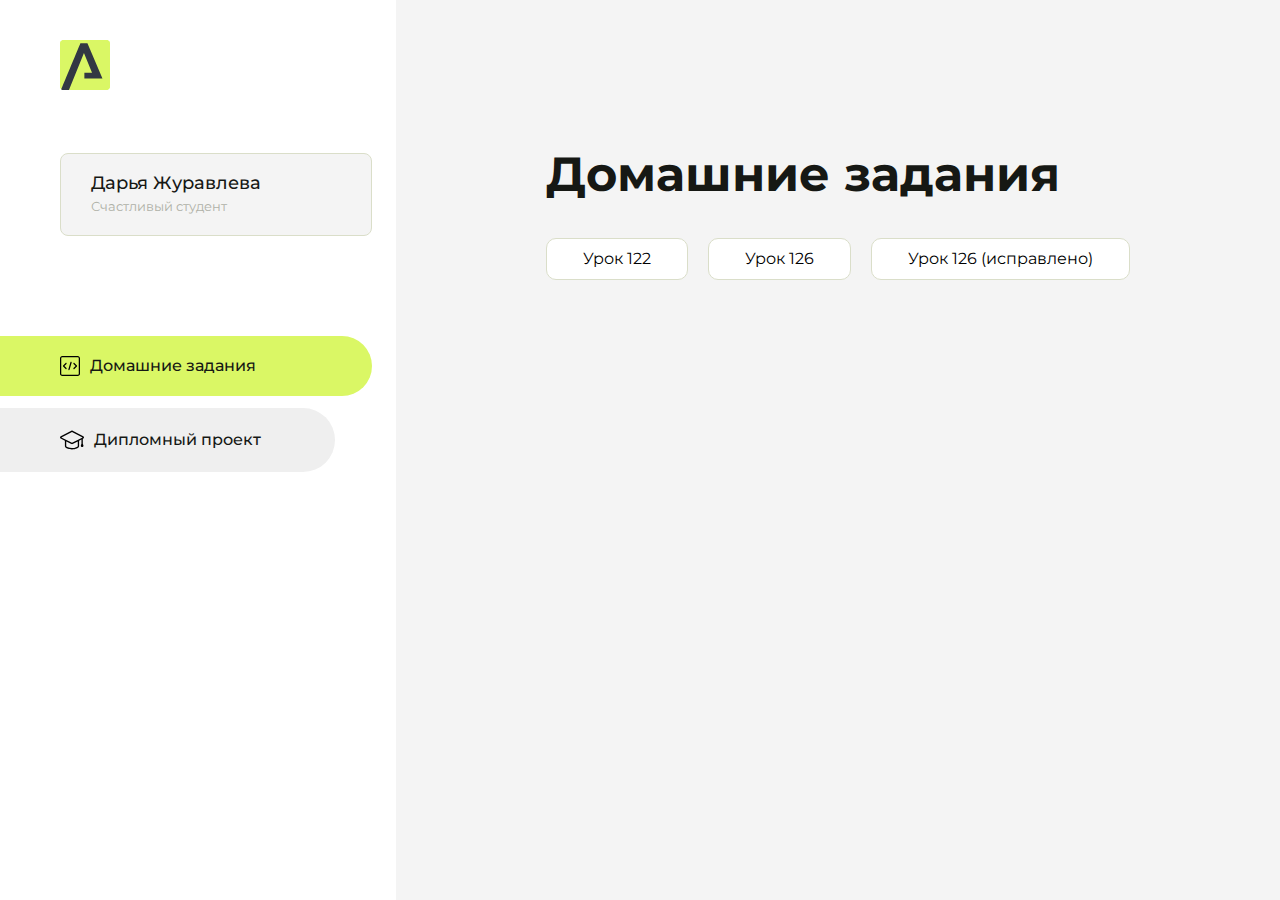
<file: index.html>
<!DOCTYPE html>
<html lang="en">
<head>
    <meta charset="UTF-8">
    <meta name="viewport" content="width=device-width, initial-scale=1.0">
    <title>Домашняя работа</title>
    <link rel="shortcut icon" href="src/logo.ico" type="image/x-icon">
    <link rel="preconnect" href="https://fonts.googleapis.com">
    <link rel="preconnect" href="https://fonts.gstatic.com" crossorigin>
    <link href="https://fonts.googleapis.com/css2?family=Montserrat:wght@400;500;700&family=Rubik:wght@500&display=swap"
          rel="stylesheet">
    <link rel="stylesheet" href="src/style.css">
</head>
<body id="body">
<div class="overlay" id="overlay"></div>
<div class="layout">
    <div class="burger" id="burger">
        <svg viewBox="0 0 24 24" fill="none" xmlns="http://www.w3.org/2000/svg">
            <g id="SVGRepo_bgCarrier" stroke-width="0"></g>
            <g id="SVGRepo_tracerCarrier" stroke-linecap="round" stroke-linejoin="round"></g>
            <g id="SVGRepo_iconCarrier">
                <path d="M4 18L20 18" stroke="#DAF765" stroke-width="2" stroke-linecap="round"></path>
                <path d="M4 12L20 12" stroke="#DAF765" stroke-width="2" stroke-linecap="round"></path>
                <path d="M4 6L20 6" stroke="#DAF765" stroke-width="2" stroke-linecap="round"></path>
            </g>
        </svg>
    </div>
    <aside class="sidebar" id="sidebar">
        <div class="sidebar__inner">
            <div class="logo">
                <svg width="50" height="50" viewBox="0 0 50 50" fill="none" xmlns="http://www.w3.org/2000/svg">
                    <g clip-path="url(#clip0_513_74730)">
                        <path d="M46.17 -0.257004H3.83C1.57281 -0.257004 -0.257 1.57281 -0.257 3.83V46.17C-0.257 48.4272 1.57281 50.257 3.83 50.257H46.17C48.4272 50.257 50.257 48.4272 50.257 46.17V3.83C50.257 1.57281 48.4272 -0.257004 46.17 -0.257004Z"
                              fill="#DAF765"/>
                        <path d="M24.375 38.4H42.461L27.441 3.1585H20.4355C20.4355 3.1585 6.7895 35.881 1.1945 49.294C2.015 50.0275 3.0945 50.257 3.6945 50.257H8.8445L23.954 13.07L32.0465 32.8285H24.375V38.4Z"
                              fill="#323843"/>
                    </g>
                    <defs>
                        <clipPath id="clip0_513_74730">
                            <rect width="50" height="50" fill="white"/>
                        </clipPath>
                    </defs>
                </svg>
            </div>
            <div class="sidebar__user">
                <div class="sidebar__name">Дарья Журавлева</div>
                <div class="sidebar__text">Счастливый студент</div>
            </div>
            <div class="sidebar__tabs">
                <div class="sidebar__item">
                    <button class="sidebar__button active" id="tasks">
                        <svg xmlns="http://www.w3.org/2000/svg" width="20" height="20" viewBox="0 0 20 20" fill="none">
                            <g clip-path="url(#clip0_704_74543)">
                                <path d="M17.7083 20H2.29167C1.0275 20 0 18.9725 0 17.7083V2.29167C0 1.0275 1.0275 0 2.29167 0H17.7083C18.9725 0 20 1.0275 20 2.29167V17.7083C20 18.9725 18.9725 20 17.7083 20ZM2.29167 1.25C1.7175 1.25 1.25 1.7175 1.25 2.29167V17.7083C1.25 18.2825 1.7175 18.75 2.29167 18.75H17.7083C18.2825 18.75 18.75 18.2825 18.75 17.7083V2.29167C18.75 1.7175 18.2825 1.25 17.7083 1.25H2.29167Z"
                                      fill="black"/>
                                <path d="M6.04167 13.125C5.88167 13.125 5.72167 13.0642 5.6 12.9417L3.1 10.4417C2.85583 10.1975 2.85583 9.80167 3.1 9.5575L5.6 7.0575C5.84417 6.81333 6.24 6.81333 6.48417 7.0575C6.72833 7.30167 6.72833 7.6975 6.48417 7.94167L4.42583 10L6.48417 12.0583C6.72833 12.3025 6.72833 12.6983 6.48417 12.9425C6.36167 13.0642 6.20167 13.125 6.04167 13.125Z"
                                      fill="black"/>
                                <path d="M8.95833 14.1667C8.9 14.1667 8.84 14.1583 8.78167 14.1417C8.45083 14.0442 8.26083 13.6967 8.35833 13.3658L10.4417 6.28251C10.5392 5.95084 10.8892 5.76417 11.2175 5.85917C11.5483 5.95667 11.7383 6.30417 11.6408 6.63501L9.5575 13.7183C9.47833 13.9908 9.22833 14.1667 8.95833 14.1667Z"
                                      fill="black"/>
                                <path d="M13.9583 13.125C13.7983 13.125 13.6383 13.0642 13.5167 12.9417C13.2725 12.6975 13.2725 12.3017 13.5167 12.0575L15.575 9.99916L13.5167 7.94083C13.2725 7.69666 13.2725 7.30083 13.5167 7.05666C13.7608 6.81249 14.1567 6.81249 14.4008 7.05666L16.9008 9.55666C17.145 9.80083 17.145 10.1967 16.9008 10.4408L14.4008 12.9408C14.2783 13.0642 14.1183 13.125 13.9583 13.125Z"
                                      fill="black"/>
                            </g>
                            <defs>
                                <clipPath id="clip0_704_74543">
                                    <rect width="20" height="20" fill="white"/>
                                </clipPath>
                            </defs>
                        </svg>
                        <span>Домашние задания</span></button>
                </div>
                <div class="sidebar__item">
                    <button class="sidebar__button" id="diplom">
                        <svg xmlns="http://www.w3.org/2000/svg" width="24" height="24" viewBox="0 0 24 24" fill="none">
                            <g clip-path="url(#clip0_704_74553)">
                                <path d="M23.2628 10.5971C23.7176 10.365 24 9.90375 24 9.39337C24 8.883 23.7176 8.42175 23.2628 8.18962L12.6135 2.75362C12.2291 2.55824 11.7705 2.55787 11.3854 2.75399L0.736875 8.19C0.282375 8.42175 0 8.883 0 9.39337C0 9.90375 0.282375 10.365 0.736875 10.5971L4.89038 12.7177V18.2074C4.89038 19.8154 8.412 21.393 12 21.393C15.5884 21.393 19.1096 19.815 19.1096 18.2074V12.7174L21.4609 11.517V15.8017L20.901 17.2305C20.7409 17.6389 20.7934 18.0994 21.0405 18.4616C21.2876 18.8246 21.6979 19.041 22.1366 19.041C22.5754 19.041 22.9852 18.8246 23.2324 18.462C23.4795 18.099 23.532 17.6385 23.3719 17.2301L22.8124 15.8021V10.827L23.2628 10.5971ZM17.7623 18.1721C17.6198 18.6375 15.3491 20.0419 12 20.0419C8.65088 20.0419 6.38025 18.6375 6.2415 18.2074V12.3037L6.23887 12.3019C6.23812 12.057 6.1065 11.8207 5.87325 11.7019L1.3515 9.39337L12 3.95737L22.6489 9.39337L12 14.8294L5.87325 11.7019C5.54063 11.5331 4.6695 11.6674 4.5 12C4.33012 12.3322 4.55813 12.5479 4.89038 12.7177L11.3857 16.0331C11.5781 16.1314 11.7889 16.1805 12 16.1805C12.2107 16.1805 12.4222 16.1314 12.6146 16.0331L17.7593 13.407L17.7623 18.1721Z"
                                      fill="black"/>
                            </g>
                            <defs>
                                <clipPath id="clip0_704_74553">
                                    <rect width="24" height="24" fill="white"/>
                                </clipPath>
                            </defs>
                        </svg>
                        <span>Дипломный проект</span></button>
                </div>
            </div>
        </div>

    </aside>
    <div class="content">
        <div class="container">
            <div class="content__block" id="tasksBlock">
                <div class="content__title">Домашние задания</div>
                <ul class="content__list">
                    <li class="content__list-item">
                        <a href="lesson-122/index.html">Урок 122</a>
                    </li>
                    <li class="content__list-item">
                        <a href="lesson-126/index.html">Урок 126</a>
                    </li>
                    <li class="content__list-item">
                        <a href="lesson-126 (исправлено)/index.html">Урок 126 (исправлено)</a>
                    </li>
                </ul>
            </div>
            <div class="content__block hidden" id="diplomBlock">
                <div class="content__title">Дипломный проект</div>
                <div class="content__list-diplom">
                    <a href="ПАПКА-С-НОМЕРОМ-УРОКА">Ссылка на ДЗ</a>
                </div>
                <div class="content__decor">
                    <div class="content__decor-text">Давай проверим, чему ты научился!</div>
                    <div class="content__decor-img">
                        <img src="src/decor.png" alt="decor">
                    </div>
                </div>
            </div>
        </div>
    </div>
</div>
<script src="src/index.js"></script>
</body>
</html>
</file>
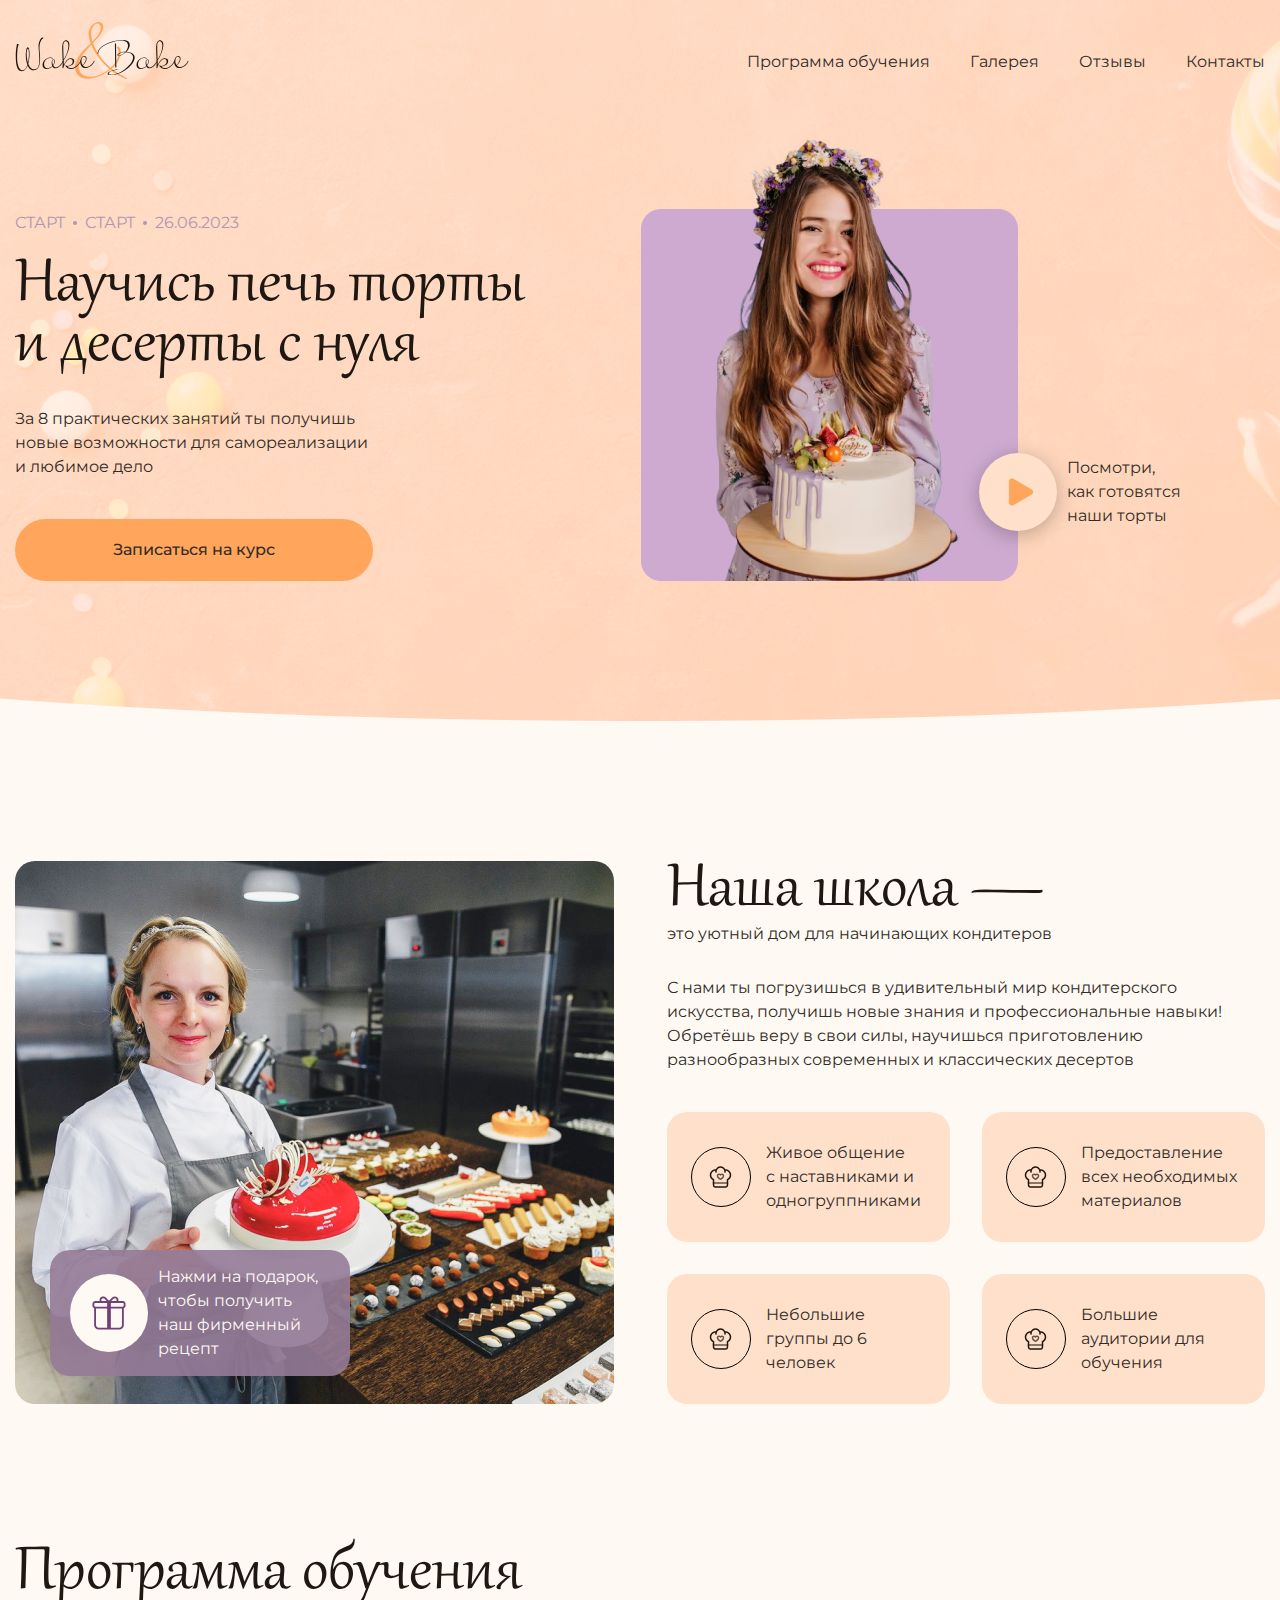
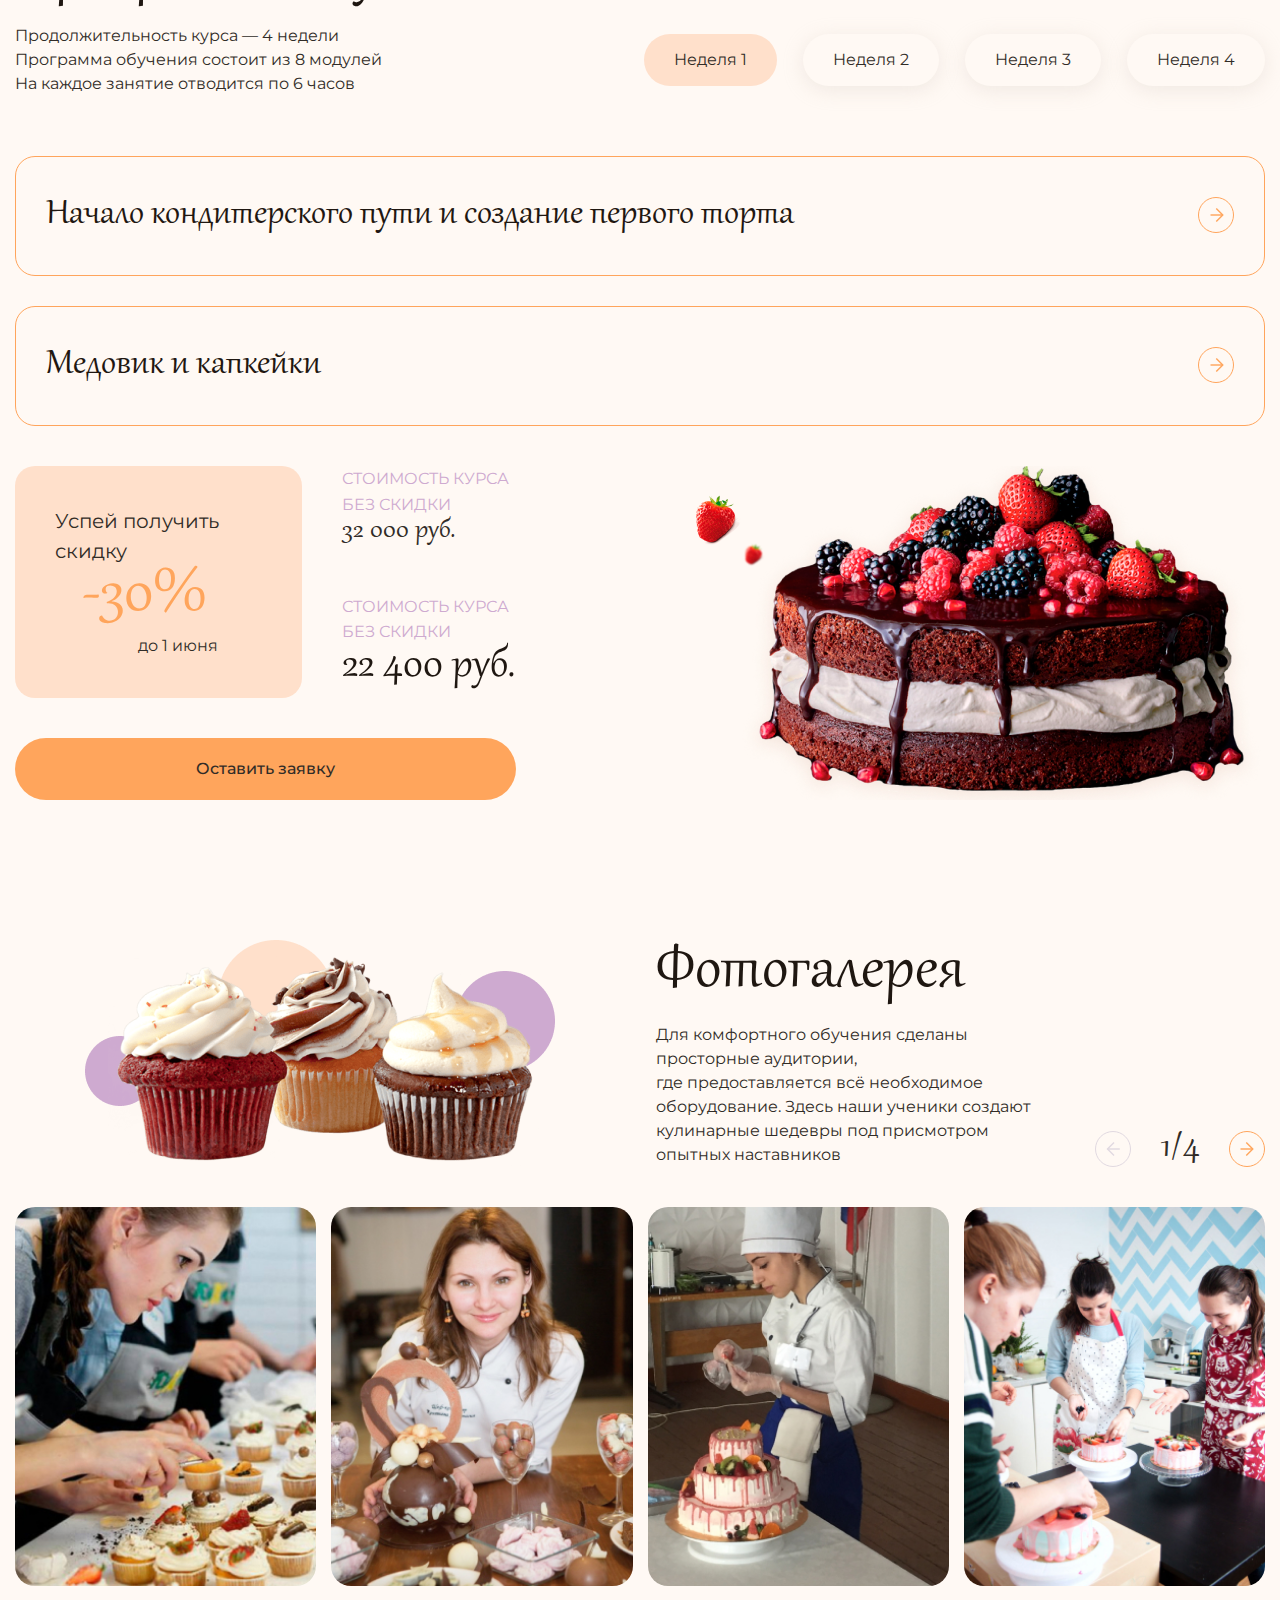
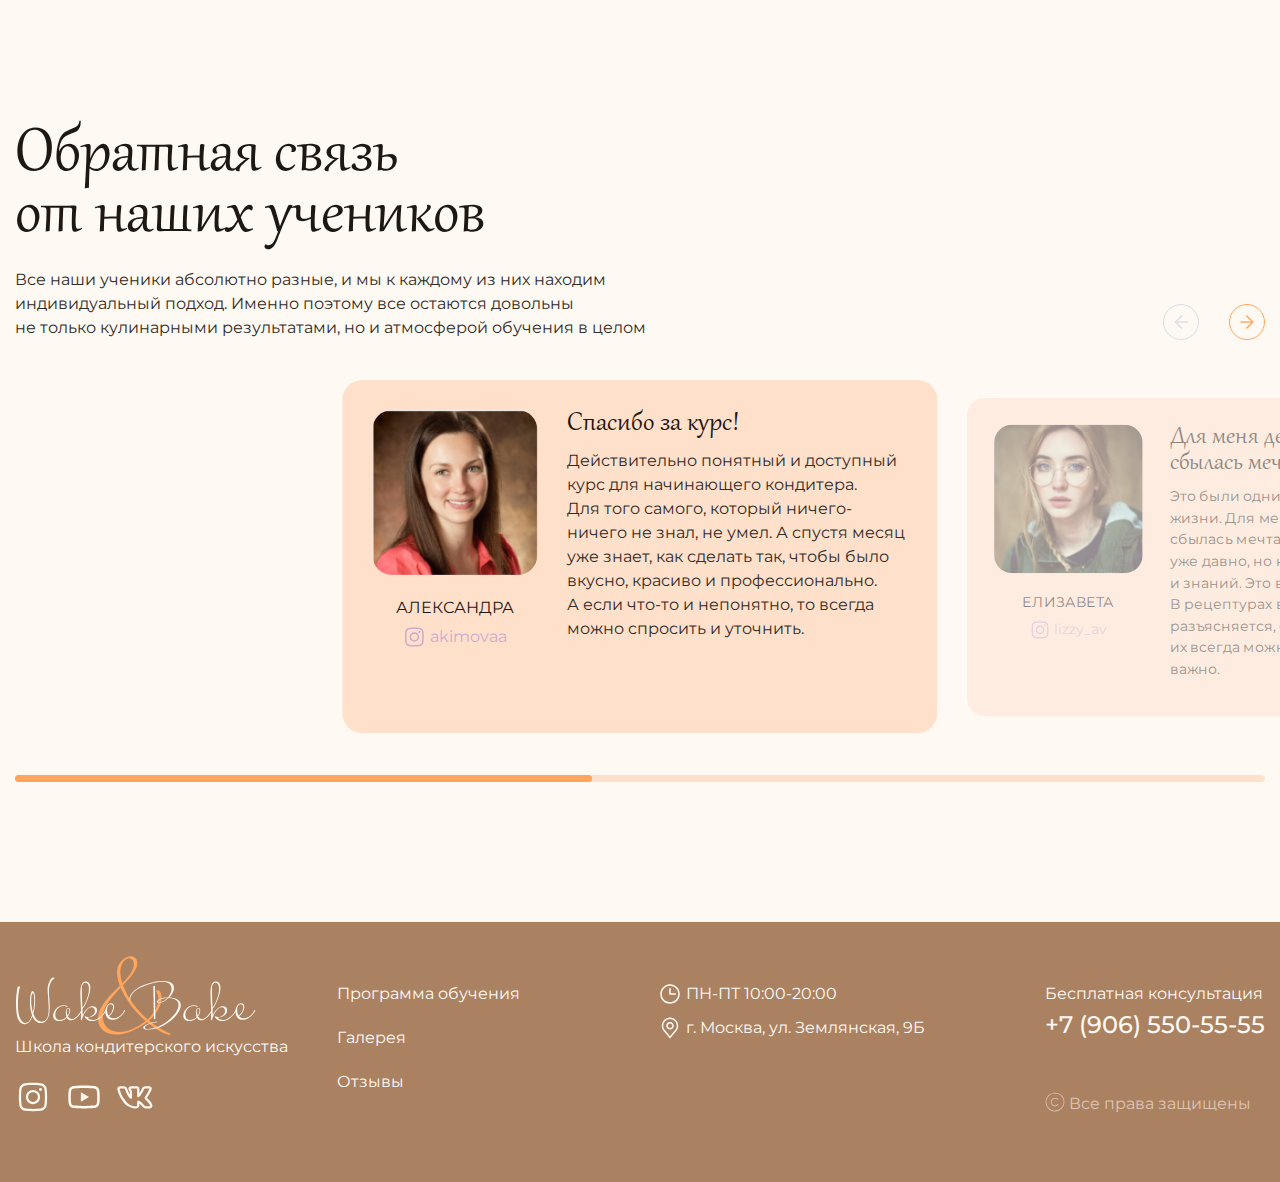
<file: lesson-122/index.html>
<!DOCTYPE html>
<html lang="ru">

<head>
    <meta charset="UTF-8">
    <meta name="viewport" content="width=device-width, initial-scale=1.0">
    <title>Wake & Bake самостоятельно</title>
    <link rel="stylesheet" href="css/swiper-bundle.min.css">
    <link rel="stylesheet" href="css/style.css">
</head>

<body class="body">
    <div class="wrapper">
        <header class="header">
            <div class="header__tpo">
                <div class="container">
                    <div class="header__tpo-inner">
                        <a class="header__logo">
                            <img src="img/icons/logos/logo-dark.svg" alt="логотип компании Wake & Bake">
                        </a>
                        <nav class="nav">
                            <ul class="nav__list">
                                <li class="nav__item">
                                    <a class="nav__link" href="#">Программа обучения</a>
                                </li>
                                <li class="nav__item">
                                    <a class="nav__link" href="#">Галерея</a>
                                </li>
                                <li class="nav__item">
                                    <a class="nav__link" href="#">Отзывы</a>
                                </li>
                                <li class="nav__item">
                                    <a class="nav__link" href="#">Контакты</a>
                                </li>
                            </ul>
                        </nav>
                        <a class="burger-icon" href="#">
                            <span></span>
                        </a>
                    </div>
                </div>
            </div>
            <section class="hero">
                <div class="container">
                    <div class="hero__inner">
                        <div class="hero__inner-content">
                            <div class="hero__inner-info">
                                <span>Старт</span>
                                <span>Старт</span>
                                <span>26.06.2023</span>
                            </div>
                            <h1 class="hero__inner-title title">
                                Научись печь торты и десерты с нуля
                            </h1>
                            <p class="hero__inner-text">
                                За 8 практических занятий ты получишь новые возможности для самореализации и любимое
                                дело
                            </p>
                            <div class="hero__inner-control hero__inner-control--mobile">
                                <a data-fslightbox="video" href="video/cake.mp4">
                                    <img src="img/icons/play.svg" alt="">
                                </a>
                                Посмотри, как готовятся наши торты
                            </div>
                            <a class="hero__inner-button button" href="#">
                                Записаться на курс
                            </a>
                        </div>
                        <div class="hero__inner-img">
                            <img src="img/girl.png" alt="девушка с тортом в руках">
                            <div class="hero__inner-control">
                                <a data-fslightbox="video" href="video/cake.mp4">
                                    <img src="img/icons/play.svg" alt="">
                                </a>
                                Посмотри, как готовятся наши торты
                            </div>
                        </div>
                    </div>
                </div>
            </section>
        </header>
        <main class="main">
            <section class="about main__about">
                <div class="container">
                    <div class="about__inner">
                        <div class="about__inner-img">
                            <img src="img/girl-2.jpg" alt="девушка с тортом в руках">
                            <div class="about__inner-control">
                                <a class="about__inner-button" href="#">
                                    <img src="img/icons/gift.svg" alt="">
                                </a>
                                <p>
                                    Нажми на подарок, чтобы получить наш фирменный рецепт
                                </p>
                            </div>
                        </div>
                        <div class="about__body">
                            <div class="about__heading">
                                <h2 class="about__title title">Наша школа —</h2>
                                <p class="about__title-text">
                                    это уютный дом для начинающих кондитеров
                                </p>
                                <div class="about__text">
                                    С нами ты погрузишься в удивительный мир кондитерского искусства, получишь новые
                                    знания и профессиональные навыки! Обретёшь веру в свои силы, научишься приготовлению
                                    разнообразных современных и классических десертов
                                </div>
                            </div>
                        </div>
                        <ul class="about__grid-list">
                            <li class="about__grid-item">
                                <div class="about__grid-img">
                                    <img src="img/icons/hat.svg" alt="">
                                </div>
                                <p class="about__grid-text">
                                    Живое общение с наставниками и одногруппниками
                                </p>
                            </li>
                            <li class="about__grid-item">
                                <div class="about__grid-img">
                                    <img src="img/icons/hat.svg" alt="">
                                </div>
                                <p class="about__grid-text">
                                    Предоставление всех необходимых материалов
                                </p>
                            </li>
                            <li class="about__grid-item">
                                <div class="about__grid-img">
                                    <img src="img/icons/hat.svg" alt="">
                                </div>
                                <p class="about__grid-text">
                                    Небольшие группы до 6 человек
                                </p>
                            </li>
                            <li class="about__grid-item">
                                <div class="about__grid-img">
                                    <img src="img/icons/hat.svg" alt="">
                                </div>
                                <p class="about__grid-text">
                                    Большие аудитории для обучения
                                </p>
                            </li>
                        </ul>
                    </div>
                </div>
            </section>
            <section class="program main__program">
                <div class="container">
                    <h2 class="program__title title">
                        Программа обучения
                    </h2>
                    <div class="program__top">
                        <p class="program__text">
                            Продолжительность курса — 4 недели
                            <br>
                            Программа обучения состоит из 8 модулей
                            <br>
                            На каждое занятие отводится по 6 часов
                        </p>
                        <ul class="tab-controls">
                            <li class="tab-controls__item">
                                <a class="tab-controls__link tab-controls__link--active" href="#tab1">
                                    Неделя 1
                                </a>
                            </li>
                            <li class="tab-controls__item">
                                <a class="tab-controls__link" href="#tab2">
                                    Неделя 2
                                </a>
                            </li>
                            <li class="tab-controls__item">
                                <a class="tab-controls__link" href="#tab3">
                                    Неделя 3
                                </a>
                            </li>
                            <li class="tab-controls__item">
                                <a class="tab-controls__link" href="#tab4">
                                    Неделя 4
                                </a>
                            </li>
                        </ul>
                    </div>
                    <div class="program-tab-content tab-content tab-content--show" id="tab1">
                        <ul class="accordion-list">
                            <li class="accordion-list__item ">
                                <button class="accordion-list__control" type="button">
                                    <h3 class="accordion-list__control-title">
                                        Начало кондитерского пути и создание первого торта
                                    </h3>
                                    <div class="accordion-list__control-icon">
                                        <svg width="14" height="14" viewBox="0 0 14 14" fill="none"
                                            xmlns="http://www.w3.org/2000/svg">
                                            <path
                                                d="M5.77607 12.9756L11.7521 6.99962L5.77607 1.02363L6.78407 0.0156247L13.7681 6.99962L6.78407 13.9836L5.77607 12.9756Z"
                                                fill="#FFA55C" />
                                            <path
                                                d="M12.7598 6.28027L12.7598 7.72027L0.519766 7.72027L0.519766 6.28027L12.7598 6.28027Z"
                                                fill="#FFA55C" />
                                        </svg>
                                    </div>
                                </button>
                                <div class="accordion-list__content">
                                    <div class="accordion-content">
                                        <div class="accordion-content__col">
                                            <h6 class="accordion-content__title">
                                                Теория:
                                            </h6>
                                            <ul class="accordion-content__list">
                                                <li class="accordion-content__item">
                                                    <div class="accordion-content__icon">
                                                        <img src="img/icons/hat-2.svg" alt="">
                                                    </div>
                                                    Организация рабочего места
                                                </li>
                                                <li class="accordion-content__item">
                                                    <div class="accordion-content__icon">
                                                        <img src="img/icons/hat-2.svg" alt="">
                                                    </div>
                                                    Подготовка необходимого инвентаря
                                                </li>
                                                <li class="accordion-content__item">
                                                    <div class="accordion-content__icon">
                                                        <img src="img/icons/hat-2.svg" alt="">
                                                    </div>
                                                    Выбор необходимых продуктов
                                                </li>
                                                <li class="accordion-content__item">
                                                    <div class="accordion-content__icon">
                                                        <img src="img/icons/hat-2.svg" alt="">
                                                    </div>
                                                    Советы по закупке необходимых продуктов и инвентаря
                                                </li>
                                                <li class="accordion-content__item">
                                                    <div class="accordion-content__icon">
                                                        <img src="img/icons/hat-2.svg" alt="">
                                                    </div>
                                                    Обзор хранения и заготовки сырья
                                                </li>
                                            </ul>
                                        </div>
                                        <div class="accordion-content__col">
                                            <h6 class="accordion-content__title">
                                                Практика:
                                            </h6>
                                            <p class="accordion-content__text">
                                                Испечёшь морковный торт с солёной карамелью
                                            </p>
                                        </div>
                                    </div>
                                </div>
                            </li>
                            <li class="accordion-list__item ">
                                <button class="accordion-list__control" type="button">
                                    <h3 class="accordion-list__control-title">
                                        Медовик и капкейки
                                    </h3>
                                    <div class="accordion-list__control-icon">
                                        <svg width="14" height="14" viewBox="0 0 14 14" fill="none"
                                            xmlns="http://www.w3.org/2000/svg">
                                            <path
                                                d="M5.77607 12.9756L11.7521 6.99962L5.77607 1.02363L6.78407 0.0156247L13.7681 6.99962L6.78407 13.9836L5.77607 12.9756Z"
                                                fill="#FFA55C" />
                                            <path
                                                d="M12.7598 6.28027L12.7598 7.72027L0.519766 7.72027L0.519766 6.28027L12.7598 6.28027Z"
                                                fill="#FFA55C" />
                                        </svg>
                                    </div>
                                </button>
                                <div class="accordion-list__content">
                                    <div class="accordion-content">
                                        <div class="accordion-content__col">
                                            <h6 class="accordion-content__title">
                                                Теория:
                                            </h6>
                                            <ul class="accordion-content__list">
                                                <li class="accordion-content__item">
                                                    <div class="accordion-content__icon">
                                                        <img src="img/icons/hat-2.svg" alt="">
                                                    </div>
                                                    Приготовление и украшение капкейков
                                                </li>
                                                <li class="accordion-content__item">
                                                    <div class="accordion-content__icon">
                                                        <img src="img/icons/hat-2.svg" alt="">
                                                    </div>
                                                    Изготовление крема и конфи
                                                </li>
                                                <li class="accordion-content__item">
                                                    <div class="accordion-content__icon">
                                                        <img src="img/icons/hat-2.svg" alt="">
                                                    </div>
                                                    Приготовление медовых коржей для торта
                                                </li>
                                                <li class="accordion-content__item">
                                                    <div class="accordion-content__icon">
                                                        <img src="img/icons/hat-2.svg" alt="">
                                                    </div>
                                                    Пропитка коржей и сборка торта
                                                </li>
                                            </ul>
                                        </div>
                                        <div class="accordion-content__col">
                                            <h6 class="accordion-content__title">
                                                Практика:
                                            </h6>
                                            <p class="accordion-content__text">
                                                Испечёшь капкейки, приготовишь крем и конфи, а также сделаешь своё
                                                первое пирожное — медовик
                                            </p>
                                        </div>
                                    </div>
                                </div>
                            </li>
                        </ul>
                    </div>
                    <div class="program-tab-content tab-content" id="tab2">
                        <ul class="accordion-list">
                            <li class="accordion-list__item ">
                                <button class="accordion-list__control" type="button">
                                    <h3 class="accordion-list__control-title">
                                        Песочное тесто и чизкейк
                                    </h3>
                                    <div class="accordion-list__control-icon">
                                        <svg width="14" height="14" viewBox="0 0 14 14" fill="none"
                                            xmlns="http://www.w3.org/2000/svg">
                                            <path
                                                d="M5.77607 12.9756L11.7521 6.99962L5.77607 1.02363L6.78407 0.0156247L13.7681 6.99962L6.78407 13.9836L5.77607 12.9756Z"
                                                fill="#FFA55C" />
                                            <path
                                                d="M12.7598 6.28027L12.7598 7.72027L0.519766 7.72027L0.519766 6.28027L12.7598 6.28027Z"
                                                fill="#FFA55C" />
                                        </svg>
                                    </div>
                                </button>
                                <div class="accordion-list__content">
                                    <div class="accordion-content">
                                        <div class="accordion-content__col">
                                            <h6 class="accordion-content__title">
                                                Теория:
                                            </h6>
                                            <ul class="accordion-content__list">
                                                <li class="accordion-content__item">
                                                    <div class="accordion-content__icon">
                                                        <img src="img/icons/hat-2.svg" alt="">
                                                    </div>
                                                    Приготовление песочного теста
                                                </li>
                                                <li class="accordion-content__item">
                                                    <div class="accordion-content__icon">
                                                        <img src="img/icons/hat-2.svg" alt="">
                                                    </div>
                                                    Тонкости в приготовлении меренги
                                                </li>
                                                <li class="accordion-content__item">
                                                    <div class="accordion-content__icon">
                                                        <img src="img/icons/hat-2.svg" alt="">
                                                    </div>
                                                    Изготовление заварного крема
                                                </li>
                                                <li class="accordion-content__item">
                                                    <div class="accordion-content__icon">
                                                        <img src="img/icons/hat-2.svg" alt="">
                                                    </div>
                                                    Выпечка тарталеток
                                                </li>
                                                <li class="accordion-content__item">
                                                    <div class="accordion-content__icon">
                                                        <img src="img/icons/hat-2.svg" alt="">
                                                    </div>
                                                    Приготовление нежного чизкейка
                                                </li>
                                            </ul>
                                        </div>
                                        <div class="accordion-content__col">
                                            <h6 class="accordion-content__title">
                                                Практика:
                                            </h6>
                                            <p class="accordion-content__text">
                                                Приготовишь меренги, сделаешь заварной крем для тарталеток и испечёшь
                                                свой первый чизкейк
                                            </p>
                                        </div>
                                    </div>
                                </div>
                            </li>
                            <li class="accordion-list__item ">
                                <button class="accordion-list__control" type="button">
                                    <h3 class="accordion-list__control-title">
                                        Бисквиты
                                    </h3>
                                    <div class="accordion-list__control-icon">
                                        <svg width="14" height="14" viewBox="0 0 14 14" fill="none"
                                            xmlns="http://www.w3.org/2000/svg">
                                            <path
                                                d="M5.77607 12.9756L11.7521 6.99962L5.77607 1.02363L6.78407 0.0156247L13.7681 6.99962L6.78407 13.9836L5.77607 12.9756Z"
                                                fill="#FFA55C" />
                                            <path
                                                d="M12.7598 6.28027L12.7598 7.72027L0.519766 7.72027L0.519766 6.28027L12.7598 6.28027Z"
                                                fill="#FFA55C" />
                                        </svg>
                                    </div>
                                </button>
                                <div class="accordion-list__content">
                                    <div class="accordion-content">
                                        <div class="accordion-content__col">
                                            <h6 class="accordion-content__title">
                                                Теория:
                                            </h6>
                                            <ul class="accordion-content__list">
                                                <li class="accordion-content__item">
                                                    <div class="accordion-content__icon">
                                                        <img src="img/icons/hat-2.svg" alt="">
                                                    </div>
                                                    Тонкости выпечки бисквитов
                                                </li>
                                                <li class="accordion-content__item">
                                                    <div class="accordion-content__icon">
                                                        <img src="img/icons/hat-2.svg" alt="">
                                                    </div>
                                                    Приготовление ванильного бисквита
                                                </li>
                                                <li class="accordion-content__item">
                                                    <div class="accordion-content__icon">
                                                        <img src="img/icons/hat-2.svg" alt="">
                                                    </div>
                                                    Приготовление фисташкового бисквита
                                                </li>
                                                <li class="accordion-content__item">
                                                    <div class="accordion-content__icon">
                                                        <img src="img/icons/hat-2.svg" alt="">
                                                    </div>
                                                    Приготовление шоколадного бисквита
                                                </li>
                                            </ul>
                                        </div>
                                        <div class="accordion-content__col">
                                            <h6 class="accordion-content__title">
                                                Практика:
                                            </h6>
                                            <p class="accordion-content__text">
                                                Отработаешь выпечку трёх бисквитов для будущих тортов
                                            </p>
                                        </div>
                                    </div>
                                </div>
                            </li>
                        </ul>
                    </div>
                    <div class="program-tab-content tab-content" id="tab3">
                        <ul class="accordion-list">
                            <li class="accordion-list__item ">
                                <button class="accordion-list__control" type="button">
                                    <h3 class="accordion-list__control-title">
                                        Дрожжевое тесто
                                    </h3>
                                    <div class="accordion-list__control-icon">
                                        <svg width="14" height="14" viewBox="0 0 14 14" fill="none"
                                            xmlns="http://www.w3.org/2000/svg">
                                            <path
                                                d="M5.77607 12.9756L11.7521 6.99962L5.77607 1.02363L6.78407 0.0156247L13.7681 6.99962L6.78407 13.9836L5.77607 12.9756Z"
                                                fill="#FFA55C" />
                                            <path
                                                d="M12.7598 6.28027L12.7598 7.72027L0.519766 7.72027L0.519766 6.28027L12.7598 6.28027Z"
                                                fill="#FFA55C" />
                                        </svg>
                                    </div>
                                </button>
                                <div class="accordion-list__content">
                                    <div class="accordion-content">
                                        <div class="accordion-content__col">
                                            <h6 class="accordion-content__title">
                                                Теория:
                                            </h6>
                                            <ul class="accordion-content__list">
                                                <li class="accordion-content__item">
                                                    <div class="accordion-content__icon">
                                                        <img src="img/icons/hat-2.svg" alt="">
                                                    </div>
                                                    Технология приготовления дрожжевого теста: тонкости и советы
                                                </li>
                                                <li class="accordion-content__item">
                                                    <div class="accordion-content__icon">
                                                        <img src="img/icons/hat-2.svg" alt="">
                                                    </div>
                                                    Приготовление песочного теста
                                                </li>
                                                <li class="accordion-content__item">
                                                    <div class="accordion-content__icon">
                                                        <img src="img/icons/hat-2.svg" alt="">
                                                    </div>
                                                    Рецептурные нюансы
                                                </li>
                                            </ul>
                                        </div>
                                        <div class="accordion-content__col">
                                            <h6 class="accordion-content__title">
                                                Практика:
                                            </h6>
                                            <p class="accordion-content__text">
                                                Приготовишь заготовку для торта
                                            </p>
                                        </div>
                                    </div>
                                </div>
                            </li>
                            <li class="accordion-list__item ">
                                <button class="accordion-list__control" type="button">
                                    <h3 class="accordion-list__control-title">
                                        Работа с кремами
                                    </h3>
                                    <div class="accordion-list__control-icon">
                                        <svg width="14" height="14" viewBox="0 0 14 14" fill="none"
                                            xmlns="http://www.w3.org/2000/svg">
                                            <path
                                                d="M5.77607 12.9756L11.7521 6.99962L5.77607 1.02363L6.78407 0.0156247L13.7681 6.99962L6.78407 13.9836L5.77607 12.9756Z"
                                                fill="#FFA55C" />
                                            <path
                                                d="M12.7598 6.28027L12.7598 7.72027L0.519766 7.72027L0.519766 6.28027L12.7598 6.28027Z"
                                                fill="#FFA55C" />
                                        </svg>
                                    </div>
                                </button>
                                <div class="accordion-list__content">
                                    <div class="accordion-content">
                                        <div class="accordion-content__col">
                                            <h6 class="accordion-content__title">
                                                Теория:
                                            </h6>
                                            <ul class="accordion-content__list">
                                                <li class="accordion-content__item">
                                                    <div class="accordion-content__icon">
                                                        <img src="img/icons/hat-2.svg" alt="">
                                                    </div>
                                                    Приготовление кремов: ганаши, кремю
                                                </li>
                                                <li class="accordion-content__item">
                                                    <div class="accordion-content__icon">
                                                        <img src="img/icons/hat-2.svg" alt="">
                                                    </div>
                                                    Создание заварного теста
                                                </li>
                                                <li class="accordion-content__item">
                                                    <div class="accordion-content__icon">
                                                        <img src="img/icons/hat-2.svg" alt="">
                                                    </div>
                                                    Приготовление профитролей и нескольких видов кремов
                                                </li>
                                            </ul>
                                        </div>
                                        <div class="accordion-content__col">
                                            <h6 class="accordion-content__title">
                                                Практика:
                                            </h6>
                                            <p class="accordion-content__text">
                                                Приготовишь профитроли и несколько видов кремов
                                            </p>
                                        </div>
                                    </div>
                                </div>
                            </li>
                        </ul>
                    </div>
                    <div class="program-tab-content tab-content" id="tab4">
                        <ul class="accordion-list">
                            <li class="accordion-list__item ">
                                <button class="accordion-list__control" type="button">
                                    <h3 class="accordion-list__control-title">
                                        Mille-feuille, или Наполеон
                                    </h3>
                                    <div class="accordion-list__control-icon">
                                        <svg width="14" height="14" viewBox="0 0 14 14" fill="none"
                                            xmlns="http://www.w3.org/2000/svg">
                                            <path
                                                d="M5.77607 12.9756L11.7521 6.99962L5.77607 1.02363L6.78407 0.0156247L13.7681 6.99962L6.78407 13.9836L5.77607 12.9756Z"
                                                fill="#FFA55C" />
                                            <path
                                                d="M12.7598 6.28027L12.7598 7.72027L0.519766 7.72027L0.519766 6.28027L12.7598 6.28027Z"
                                                fill="#FFA55C" />
                                        </svg>
                                    </div>
                                </button>
                                <div class="accordion-list__content">
                                    <div class="accordion-content">
                                        <div class="accordion-content__col">
                                            <h6 class="accordion-content__title">
                                                Теория:
                                            </h6>
                                            <ul class="accordion-content__list">
                                                <li class="accordion-content__item">
                                                    <div class="accordion-content__icon">
                                                        <img src="img/icons/hat-2.svg" alt="">
                                                    </div>
                                                    Приготовление слоёного теста
                                                </li>
                                                <li class="accordion-content__item">
                                                    <div class="accordion-content__icon">
                                                        <img src="img/icons/hat-2.svg" alt="">
                                                    </div>
                                                    Рецептура и создание крема дипломат
                                                </li>
                                                <li class="accordion-content__item">
                                                    <div class="accordion-content__icon">
                                                        <img src="img/icons/hat-2.svg" alt="">
                                                    </div>
                                                    Приготовление французского морковного десерта
                                                </li>
                                            </ul>
                                        </div>
                                        <div class="accordion-content__col">
                                            <h6 class="accordion-content__title">
                                                Практика:
                                            </h6>
                                            <p class="accordion-content__text">
                                                Испечёте торт «Наполеон» и приготовите необычный морковный десерт
                                            </p>
                                        </div>
                                    </div>
                                </div>
                            </li>
                            <li class="accordion-list__item ">
                                <button class="accordion-list__control" type="button">
                                    <h3 class="accordion-list__control-title">
                                        Завершение курса
                                    </h3>
                                    <div class="accordion-list__control-icon">
                                        <svg width="14" height="14" viewBox="0 0 14 14" fill="none"
                                            xmlns="http://www.w3.org/2000/svg">
                                            <path
                                                d="M5.77607 12.9756L11.7521 6.99962L5.77607 1.02363L6.78407 0.0156247L13.7681 6.99962L6.78407 13.9836L5.77607 12.9756Z"
                                                fill="#FFA55C" />
                                            <path
                                                d="M12.7598 6.28027L12.7598 7.72027L0.519766 7.72027L0.519766 6.28027L12.7598 6.28027Z"
                                                fill="#FFA55C" />
                                        </svg>
                                    </div>
                                </button>
                                <div class="accordion-list__content">
                                    <div class="accordion-content">
                                        <div class="accordion-content__col">
                                            <h6 class="accordion-content__title">
                                                Теория:
                                            </h6>
                                            <ul class="accordion-content__list">
                                                <li class="accordion-content__item">
                                                    <div class="accordion-content__icon">
                                                        <img src="img/icons/hat-2.svg" alt="">
                                                    </div>
                                                    Работа кондитера на заказ
                                                </li>
                                                <li class="accordion-content__item">
                                                    <div class="accordion-content__icon">
                                                        <img src="img/icons/hat-2.svg" alt="">
                                                    </div>
                                                    Применение знаний о технологии выпечки к другим рецептам
                                                </li>
                                                <li class="accordion-content__item">
                                                    <div class="accordion-content__icon">
                                                        <img src="img/icons/hat-2.svg" alt="">
                                                    </div>
                                                    Разработка собственных рецептов
                                                </li>
                                            </ul>
                                        </div>
                                        <div class="accordion-content__col">
                                            <h6 class="accordion-content__title">
                                                Практика:
                                            </h6>
                                            <p class="accordion-content__text">
                                                Самостоятельно, без наставника испечёте торт на ваш выбор
                                            </p>
                                        </div>
                                    </div>
                                </div>
                            </li>
                        </ul>
                    </div>
                    <div class="program__bottom">
                        <div class="program__active">
                            <div class="program__discount">
                                Успей получить скидку
                                <div class="program__discount-value">
                                    -30%
                                </div>
                                <span>до 1 июня</span>
                            </div>
                            <div class="program__price">
                                <div class="program__price-text">
                                    Стоимость курса без скидки
                                </div>
                                <div class="program__price-value">
                                    32 000 руб.
                                </div>
                            </div>
                            <div class="program__price">
                                <div class="program__price-text">
                                    Стоимость курса без скидки
                                </div>
                                <div class="program__price-value program__price-value--big">
                                    22 400 руб.
                                </div>
                            </div>
                            <a class="program__button button" href="#">
                                Оставить заявку
                            </a>
                        </div>
                        <div class="program__img">
                            <img src="img/cake-1.png" alt="Торт">
                        </div>
                    </div>
                </div>
            </section>
            <section class="gallery main__gallery">
                <div class="container">
                    <div class="gallery__inner">
                        <div class="gallery__img">
                            <img src="img/cupcakes-2.png" alt="">
                        </div>
                        <div class="gallery__content">
                            <div class="gallery__info">
                                <h2 class="gallery__title title">
                                    Фотогалерея
                                </h2>
                                <p class="gallery__text">
                                    Для комфортного обучения сделаны просторные аудитории, где предоставляется
                                    всё необходимое оборудование. Здесь наши ученики создают кулинарные шедевры
                                    под присмотром опытных наставников
                                </p>
                            </div>
                            <div class="gallery__nav">
                                <button class="gallery__prev" type="button">
                                    <svg width="14" height="14" viewBox="0 0 14 14" fill="none"
                                        xmlns="http://www.w3.org/2000/svg">
                                        <path
                                            d="M8.51104 1.0234L2.53504 6.9994L8.51104 12.9754L7.50304 13.9834L0.519044 6.9994L7.50304 0.0153989L8.51104 1.0234Z"
                                            fill="#FFA55C" />
                                        <path
                                            d="M1.52734 7.71875L1.52734 6.27875L13.7673 6.27875L13.7673 7.71875L1.52734 7.71875Z"
                                            fill="#FFA55C" />
                                    </svg>
                                </button>
                                <div class="gallery__pagination"></div>
                                <button class="gallery__next" type="button">
                                    <svg width="14" height="14" viewBox="0 0 14 14" fill="none"
                                        xmlns="http://www.w3.org/2000/svg">
                                        <path
                                            d="M5.77607 12.9756L11.7521 6.99962L5.77607 1.02363L6.78407 0.0156247L13.7681 6.99962L6.78407 13.9836L5.77607 12.9756Z"
                                            fill="#FFA55C" />
                                        <path
                                            d="M12.7598 6.28027L12.7598 7.72027L0.519766 7.72027L0.519766 6.28027L12.7598 6.28027Z"
                                            fill="#FFA55C" />
                                    </svg>
                                </button>
                            </div>
                        </div>
                    </div>
                    <div class="gallery__slider swiper">
                        <div class="gallery__wrapper swiper-wrapper">
                            <a class="gallery__slide swiper-slide" data-fslightbox="gallery"
                                href="img/gallery/1.jpg">
                                <img src="img/gallery/1.jpg" alt="">
                            </a>
                            <a class="gallery__slide swiper-slide" data-fslightbox="gallery"
                                href="img/gallery/2.jpg">
                                <img src="img/gallery/2.jpg" alt="">
                            </a>
                            <a class="gallery__slide swiper-slide" data-fslightbox="gallery"
                                href="img/gallery/3.jpg">
                                <img src="img/gallery/3.jpg" alt="">
                            </a>
                            <a class="gallery__slide swiper-slide" data-fslightbox="gallery"
                                href="img/gallery/4.jpg">
                                <img src="img/gallery/4.jpg" alt="">
                            </a>
                            <a class="gallery__slide swiper-slide" data-fslightbox="gallery"
                                href="img/gallery/1.jpg">
                                <img src="img/gallery/1.jpg" alt="">
                            </a>
                            <a class="gallery__slide swiper-slide" data-fslightbox="gallery"
                                href="img/gallery/4.jpg">
                                <img src="img/gallery/4.jpg" alt="">
                            </a>
                            <a class="gallery__slide swiper-slide" data-fslightbox="gallery"
                                href="img/gallery/3.jpg">
                                <img src="img/gallery/3.jpg" alt="">
                            </a>
                        </div>
                    </div>
                </div>
            </section>
            <section class="testimonials main__testimonials">
                <div class="container">
                    <div class="testimonials__inner">
                        <div class="testimonials__info">
                            <h2 class="testimonials__title title">
                                Обратная связь от наших учеников
                            </h2>
                            <p class="testimonials__text">
                                Все наши ученики абсолютно разные, и мы к каждому из них находим индивидуальный подход.
                                Именно поэтому все остаются довольны не только кулинарными результатами, но и атмосферой
                                обучения в целом
                            </p>
                        </div>
                        <div class="testimonials__nav">
                            <button class="testimonials__prev" type="button">
                                <svg width="14" height="14" viewBox="0 0 14 14" fill="none"
                                    xmlns="http://www.w3.org/2000/svg">
                                    <path
                                        d="M8.51104 1.0234L2.53504 6.9994L8.51104 12.9754L7.50304 13.9834L0.519044 6.9994L7.50304 0.0153989L8.51104 1.0234Z"
                                        fill="#FFA55C" />
                                    <path
                                        d="M1.52734 7.71875L1.52734 6.27875L13.7673 6.27875L13.7673 7.71875L1.52734 7.71875Z"
                                        fill="#FFA55C" />
                                </svg>
                            </button>
                            <button class="testimonials__next" type="button">
                                <svg width="14" height="14" viewBox="0 0 14 14" fill="none"
                                    xmlns="http://www.w3.org/2000/svg">
                                    <path
                                        d="M5.77607 12.9756L11.7521 6.99962L5.77607 1.02363L6.78407 0.0156247L13.7681 6.99962L6.78407 13.9836L5.77607 12.9756Z"
                                        fill="#FFA55C" />
                                    <path
                                        d="M12.7598 6.28027L12.7598 7.72027L0.519766 7.72027L0.519766 6.28027L12.7598 6.28027Z"
                                        fill="#FFA55C" />
                                </svg>
                            </button>
                        </div>
                    </div>
                    <div class="testimonials__slider swiper">
                        <div class="testimonials__wrapper swiper-wrapper">
                            <div class="testimonials__slide swiper-slide">
                                <div class="testimonials__student">
                                    <div class="testimonials__student-img">
                                        <img src="img/testimonials/1.jpg" alt="">
                                    </div>
                                    <div class="testimonials__student-name">
                                        Александра
                                    </div>
                                    <div class="testimonials__student-inst">
                                        <img src="img/icons/socials/instagram-2.svg" alt="">
                                        akimovaa
                                    </div>
                                </div>
                                <blockquote class="testimonials__quote">
                                    <span>
                                        Спасибо за курс! 
                                    </span>
                                    Действительно понятный и доступный курс для начинающего кондитера. Для того самого, который ничего-ничего не знал, не умел. А спустя месяц уже знает, как сделать так, чтобы было вкусно, красиво и профессионально. А если что-то и непонятно, то всегда можно спросить и уточнить.
                                </blockquote>
                            </div>
                            <div class="testimonials__slide swiper-slide">
                                <div class="testimonials__student">
                                    <div class="testimonials__student-img">
                                        <img src="img/testimonials/2.jpg" alt="">
                                    </div>
                                    <div class="testimonials__student-name">
                                        Елизавета
                                    </div>
                                    <div class="testimonials__student-inst">
                                        <img src="img/icons/socials/instagram-2.svg" alt="">
                                        lizzy_av
                                    </div>
                                </div>
                                <blockquote class="testimonials__quote">
                                    <span>
                                        Для меня действительно сбылась мечта!
                                    </span>
                                    Это были одни из лучших месяцев моей жизни. Для меня действительно сбылась мечта, к которой я шла уже давно, но не хватало опыта и знаний. Это все дала мне ваша школа. В рецептурах все довольно понятно разъясняется, если есть вопросы, их всегда можно задать, что не мало важно.
                                </blockquote>
                            </div>
                            <div class="testimonials__slide swiper-slide">
                                <div class="testimonials__student">
                                    <div class="testimonials__student-img">
                                        <img src="img/testimonials/3.jpg" alt="">
                                    </div>
                                    <div class="testimonials__student-name">
                                        игорь
                                    </div>
                                    <div class="testimonials__student-inst">
                                        <img src="img/icons/socials/instagram-2.svg" alt="">
                                        igor_sverlovskii
                                    </div>
                                </div>
                                <blockquote class="testimonials__quote">
                                    <span>
                                        Здесь я узнал много чего нового!
                                    </span>
                                    Спасибо большое Wake & Bake за такой курс! Здесь я узнал много чего нового для меня! Курс очень хороший, захватывает самые актуальные темы для кондитера! Мне понравилось что всегда была поддержка не только со стороны куратора но и таких же учеников-кондитеров как и я. Мне прям аж будет не хватать всего этого.
                                </blockquote>
                            </div>
                            <div class="testimonials__slide swiper-slide">
                                <div class="testimonials__student">
                                    <div class="testimonials__student-img">
                                        <img src="img/testimonials/2.jpg" alt="">
                                    </div>
                                    <div class="testimonials__student-name">
                                        Елизавета
                                    </div>
                                    <div class="testimonials__student-inst">
                                        <img src="img/icons/socials/instagram-2.svg" alt="">
                                        lizzy_av
                                    </div>
                                </div>
                                <blockquote class="testimonials__quote">
                                    <span>
                                        Для меня действительно сбылась мечта!
                                    </span>
                                    Это были одни из лучших месяцев моей жизни. Для меня действительно сбылась мечта, к которой я шла уже давно, но не хватало опыта и знаний. Это все дала мне ваша школа. В рецептурах все довольно понятно разъясняется, если есть вопросы, их всегда можно задать, что не мало важно.
                                </blockquote>
                            </div>
                        </div>
                        <div class="testimonials__scrollbar swiper-scrollbar"></div>
                    </div>
                </div>
            </section>
        </main>
        <footer class="footer">
            <div class="container">
                <div class="footer__inner">
                    <div class="footer__col">
                        <a class="footer__logo" href="#">
                            <img src="img/icons/logos/logo-lght.svg" alt="">
                        </a>
                        <p class="footer__logo-text">
                            Школа кондитерского искусства
                        </p>
                        <address class="socials">
                            <ul class="socials-list">
                                <li class="socials-item">
                                    <a class="socials-link" href="#">
                                        <svg width="36" height="36" viewBox="0 0 36 36" fill="none"
                                            xmlns="http://www.w3.org/2000/svg">
                                            <path
                                                d="M24 10.5C24 10.1022 24.158 9.72064 24.4393 9.43934C24.7206 9.15804 25.1022 9 25.5 9C25.8978 9 26.2794 9.15804 26.5607 9.43934C26.842 9.72064 27 10.1022 27 10.5C27 10.8978 26.842 11.2794 26.5607 11.5607C26.2794 11.842 25.8978 12 25.5 12C25.1022 12 24.7206 11.842 24.4393 11.5607C24.158 11.2794 24 10.8978 24 10.5Z"
                                                fill="#FFF9F4" />
                                            <path fill-rule="evenodd" clip-rule="evenodd"
                                                d="M18 10.875C16.1103 10.875 14.2981 11.6257 12.9619 12.9619C11.6257 14.2981 10.875 16.1103 10.875 18C10.875 19.8897 11.6257 21.7019 12.9619 23.0381C14.2981 24.3743 16.1103 25.125 18 25.125C19.8897 25.125 21.7019 24.3743 23.0381 23.0381C24.3743 21.7019 25.125 19.8897 25.125 18C25.125 16.1103 24.3743 14.2981 23.0381 12.9619C21.7019 11.6257 19.8897 10.875 18 10.875ZM13.125 18C13.125 16.7071 13.6386 15.4671 14.5529 14.5529C15.4671 13.6386 16.7071 13.125 18 13.125C19.2929 13.125 20.5329 13.6386 21.4471 14.5529C22.3614 15.4671 22.875 16.7071 22.875 18C22.875 19.2929 22.3614 20.5329 21.4471 21.4471C20.5329 22.3614 19.2929 22.875 18 22.875C16.7071 22.875 15.4671 22.3614 14.5529 21.4471C13.6386 20.5329 13.125 19.2929 13.125 18Z"
                                                fill="#FFF9F4" />
                                            <path fill-rule="evenodd" clip-rule="evenodd"
                                                d="M25.8871 4.24833C20.6451 3.66722 15.355 3.66722 10.1131 4.24833C7.09508 4.58583 4.65758 6.96333 4.30358 9.99633C3.68168 15.3132 3.68168 20.6845 4.30358 26.0013C4.65758 29.0343 7.09358 31.4118 10.1131 31.7493C15.3551 32.3298 20.6451 32.3298 25.8871 31.7493C28.9051 31.4118 31.3426 29.0343 31.6966 26.0013C32.3186 20.6845 32.3186 15.3132 31.6966 9.99633C31.3426 6.96333 28.9066 4.58583 25.8871 4.24833ZM10.3621 6.48333C15.4385 5.92064 20.5616 5.92064 25.6381 6.48333C27.6331 6.70833 29.2306 8.28183 29.4631 10.2588C30.0645 15.4013 30.0645 20.5964 29.4631 25.7388C29.3428 26.7064 28.8999 27.6052 28.2058 28.29C27.5118 28.9747 26.6072 29.4056 25.6381 29.5128C20.5616 30.0756 15.4385 30.0756 10.3621 29.5128C9.39299 29.4056 8.48836 28.9747 7.79432 28.29C7.10027 27.6052 6.65734 26.7064 6.53708 25.7388C5.93566 20.5964 5.93566 15.4013 6.53708 10.2588C6.65734 9.29127 7.10027 8.3925 7.79432 7.70771C8.48836 7.02292 9.39299 6.59059 10.3621 6.48333Z"
                                                fill="#FFF9F4" />
                                        </svg>
                                    </a>
                                </li>
                                <li class="socials-item">
                                    <a class="socials-link" href="#">
                                        <svg width="36" height="36" viewBox="0 0 36 36" fill="none"
                                            xmlns="http://www.w3.org/2000/svg">
                                            <path
                                                d="M33.75 17.902C33.75 17.8246 33.75 17.7367 33.7465 17.6348C33.743 17.35 33.7359 17.0301 33.7289 16.6891C33.7008 15.7082 33.6516 14.7309 33.5742 13.8098C33.4688 12.5406 33.3141 11.4824 33.1031 10.6879C32.8805 9.85873 32.4442 9.10251 31.8377 8.49483C31.2313 7.88715 30.476 7.44928 29.6473 7.225C28.6523 6.95781 26.7047 6.79258 23.9625 6.69062C22.6582 6.64141 21.2625 6.60977 19.8668 6.59219C19.3781 6.58516 18.9246 6.58164 18.5168 6.57812H17.4832C17.0754 6.58164 16.6219 6.58516 16.1332 6.59219C14.7375 6.60977 13.3418 6.64141 12.0375 6.69062C9.29531 6.79609 7.34414 6.96133 6.35273 7.225C5.52375 7.44873 4.76813 7.88641 4.1616 8.49418C3.55507 9.10195 3.11892 9.85846 2.89688 10.6879C2.68242 11.4824 2.53125 12.5406 2.42578 13.8098C2.34844 14.7309 2.29922 15.7082 2.27109 16.6891C2.26055 17.0301 2.25703 17.35 2.25352 17.6348C2.25352 17.7367 2.25 17.8246 2.25 17.902V18.0988C2.25 18.1762 2.25 18.2641 2.25352 18.366C2.25703 18.6508 2.26406 18.9707 2.27109 19.3117C2.29922 20.2926 2.34844 21.2699 2.42578 22.191C2.53125 23.4602 2.68594 24.5184 2.89688 25.3129C3.34688 26.9969 4.66875 28.3258 6.35273 28.7758C7.34414 29.043 9.29531 29.2082 12.0375 29.3102C13.3418 29.3594 14.7375 29.391 16.1332 29.4086C16.6219 29.4156 17.0754 29.4191 17.4832 29.4227H18.5168C18.9246 29.4191 19.3781 29.4156 19.8668 29.4086C21.2625 29.391 22.6582 29.3594 23.9625 29.3102C26.7047 29.2047 28.6559 29.0395 29.6473 28.7758C31.3312 28.3258 32.6531 27.0004 33.1031 25.3129C33.3176 24.5184 33.4688 23.4602 33.5742 22.191C33.6516 21.2699 33.7008 20.2926 33.7289 19.3117C33.7395 18.9707 33.743 18.6508 33.7465 18.366C33.7465 18.2641 33.75 18.1762 33.75 18.0988V17.902ZM31.2188 18.0848C31.2188 18.1586 31.2188 18.2395 31.2152 18.3344C31.2117 18.6086 31.2047 18.9109 31.1977 19.2379C31.173 20.173 31.1238 21.1082 31.05 21.9766C30.9551 23.1086 30.8215 24.0367 30.6562 24.659C30.4383 25.4711 29.7984 26.1145 28.9898 26.3289C28.2516 26.5258 26.3918 26.684 23.8641 26.7789C22.5844 26.8281 21.2062 26.8598 19.8316 26.8773C19.35 26.8844 18.9035 26.8879 18.5027 26.8879H17.4973L16.1684 26.8773C14.7937 26.8598 13.4191 26.8281 12.1359 26.7789C9.6082 26.6805 7.74492 26.5258 7.01016 26.3289C6.20156 26.1109 5.56172 25.4711 5.34375 24.659C5.17852 24.0367 5.04492 23.1086 4.95 21.9766C4.87617 21.1082 4.83047 20.173 4.80234 19.2379C4.7918 18.9109 4.78828 18.6051 4.78477 18.3344C4.78477 18.2395 4.78125 18.1551 4.78125 18.0848V17.916C4.78125 17.8422 4.78125 17.7613 4.78477 17.6664C4.78828 17.3922 4.79531 17.0898 4.80234 16.7629C4.82695 15.8277 4.87617 14.8926 4.95 14.0242C5.04492 12.8922 5.17852 11.9641 5.34375 11.3418C5.56172 10.5297 6.20156 9.88633 7.01016 9.67188C7.74844 9.475 9.6082 9.3168 12.1359 9.22187C13.4156 9.17266 14.7937 9.14102 16.1684 9.12344C16.65 9.11641 17.0965 9.11289 17.4973 9.11289H18.5027L19.8316 9.12344C21.2062 9.14102 22.5809 9.17266 23.8641 9.22187C26.3918 9.32031 28.2551 9.475 28.9898 9.67188C29.7984 9.88984 30.4383 10.5297 30.6562 11.3418C30.8215 11.9641 30.9551 12.8922 31.05 14.0242C31.1238 14.8926 31.1695 15.8277 31.1977 16.7629C31.2082 17.0898 31.2117 17.3957 31.2152 17.6664C31.2152 17.7613 31.2188 17.8457 31.2188 17.916V18.0848ZM14.8711 22.7113L23.0273 17.9652L14.8711 13.2895V22.7113Z"
                                                fill="#FFF9F4" />
                                        </svg>
                                    </a>
                                </li>
                                <li class="socials-item">
                                    <a class="socials-link" href="#">
                                        <svg width="36" height="36" viewBox="0 0 36 36" fill="none"
                                            xmlns="http://www.w3.org/2000/svg">
                                            <path fill-rule="evenodd" clip-rule="evenodd"
                                                d="M35.1075 25.2974C34.2915 23.6541 33.2163 22.1529 31.923 20.8514C31.4905 20.3626 31.0376 19.8922 30.5655 19.4414L30.5085 19.3859C30.3332 19.2157 30.1602 19.0432 29.9895 18.8684C31.7574 16.4101 33.2702 13.778 34.5045 11.0129L34.554 10.9019L34.5885 10.7849C34.752 10.2404 34.938 9.20545 34.278 8.26945C33.594 7.30345 32.5005 7.12945 31.767 7.12945H28.3965C27.6908 7.09729 26.9929 7.2892 26.4029 7.67771C25.8128 8.06623 25.3608 8.63143 25.1115 9.29245C24.3861 11.0199 23.478 12.6648 22.4025 14.1989V10.2494C22.4025 9.73945 22.3545 8.88445 21.807 8.16445C21.153 7.30045 20.2065 7.12945 19.5495 7.12945H14.2005C13.5025 7.11339 12.8251 7.36639 12.3085 7.83606C11.7919 8.30573 11.4758 8.95609 11.4255 9.65245L11.421 9.71995V9.78745C11.421 10.5149 11.709 11.0519 11.94 11.3894C12.0435 11.5409 12.153 11.6789 12.2235 11.7659L12.2385 11.7854C12.3135 11.8784 12.363 11.9399 12.4125 12.0089C12.5445 12.1859 12.732 12.4619 12.786 13.1729V15.3824C11.7123 13.5844 10.8319 11.6778 10.1595 9.69445L10.1475 9.66145L10.1355 9.62995C9.9525 9.15145 9.66 8.45545 9.0735 7.92445C8.3895 7.30195 7.5795 7.12945 6.843 7.12945H3.423C2.6775 7.12945 1.779 7.30345 1.1085 8.00995C0.45 8.70595 0.375 9.53995 0.375 9.98095V10.1819L0.417 10.3769C1.36395 14.7731 3.31535 18.8905 6.1185 22.4069C7.40006 24.4279 9.13993 26.1184 11.197 27.3412C13.254 28.564 15.5703 29.2847 17.958 29.4449L18.0195 29.4494H18.0825C19.1715 29.4494 20.307 29.3549 21.1605 28.7864C22.311 28.0184 22.4025 26.841 22.4025 26.2529V24.5459C22.698 24.7859 23.064 25.1069 23.5125 25.5389C24.0555 26.0819 24.4875 26.5529 24.858 26.9639L25.056 27.1829C25.344 27.5039 25.6275 27.8204 25.8855 28.0799C26.2095 28.4054 26.61 28.7639 27.111 29.0294C27.6555 29.3159 28.227 29.4464 28.833 29.4464H32.2545C32.976 29.4464 34.0095 29.2754 34.737 28.4324C35.529 27.5144 35.469 26.3879 35.22 25.5794L35.175 25.4339L35.1075 25.2974ZM26.5275 25.4564C26.0626 24.9368 25.5839 24.4296 25.092 23.9354L25.0875 23.9309C23.052 21.9689 22.1025 21.6284 21.4305 21.6284C21.072 21.6284 20.6775 21.6674 20.421 21.9884C20.3055 22.1416 20.2298 22.3209 20.2005 22.5104C20.1643 22.7305 20.1483 22.9535 20.1525 23.1764V26.2529C20.1525 26.6354 20.0895 26.7959 19.9125 26.9129C19.677 27.0704 19.1745 27.1979 18.096 27.1979C16.0473 27.0585 14.061 26.4349 12.3003 25.3783C10.5396 24.3216 9.05478 22.8622 7.968 21.1199L7.956 21.1004L7.941 21.0824C5.32967 17.8322 3.50977 14.0193 2.625 9.94495C2.631 9.74995 2.673 9.63145 2.742 9.55945C2.8125 9.48445 2.985 9.37945 3.423 9.37945H6.843C7.2225 9.37945 7.4205 9.46345 7.563 9.59095C7.722 9.73795 7.863 9.98545 8.031 10.4264C8.871 12.8954 10.005 15.2054 11.0805 16.9019C11.6175 17.7509 12.1455 18.4574 12.6225 18.9569C12.861 19.2059 13.0935 19.4129 13.317 19.5599C13.5315 19.7009 13.776 19.8134 14.028 19.8134C14.16 19.8134 14.3145 19.7984 14.463 19.7339C14.6234 19.6631 14.7554 19.5406 14.838 19.3859C14.9925 19.1039 15.036 18.6884 15.036 18.1439V13.0844C14.9565 11.8574 14.586 11.1659 14.226 10.6754C14.1531 10.5773 14.0781 10.4808 14.001 10.3859L13.9815 10.3619C13.9175 10.2843 13.8565 10.2042 13.7985 10.1219C13.7247 10.0302 13.6802 9.91834 13.671 9.80095C13.6828 9.68175 13.7396 9.57156 13.83 9.49293C13.9203 9.41429 14.0373 9.37316 14.157 9.37795H19.5495C19.8585 9.37795 19.962 9.45295 20.0145 9.52345C20.0895 9.62095 20.1525 9.82345 20.1525 10.2494V17.0414C20.1525 17.8484 20.5245 18.3944 21.0645 18.3944C21.6855 18.3944 22.134 18.0179 22.917 17.2349L22.9305 17.2199L22.9425 17.2064C24.699 15.0649 26.134 12.6788 27.2025 10.1234L27.2085 10.1054C27.2888 9.87968 27.4407 9.68637 27.6411 9.55502C27.8416 9.42366 28.0794 9.36148 28.3185 9.37795H31.7685C32.2365 9.37795 32.3895 9.49795 32.4405 9.56845C32.493 9.64345 32.5305 9.80395 32.4405 10.1189C31.2084 12.8735 29.6852 15.4883 27.897 17.9189L27.885 17.9369C27.7125 18.2024 27.522 18.4964 27.495 18.8324C27.465 19.1954 27.621 19.5239 27.8955 19.8779C28.095 20.1719 28.5075 20.5754 28.926 20.9849L28.965 21.0239C29.403 21.4529 29.8785 21.9179 30.2595 22.3679L30.27 22.3784L30.2805 22.3904C31.4166 23.5237 32.3614 24.8337 33.078 26.2694C33.192 26.6594 33.123 26.8604 33.033 26.9639C32.9295 27.0839 32.697 27.1964 32.256 27.1964H28.833C28.5997 27.2021 28.3689 27.1479 28.1625 27.0389C27.9096 26.8918 27.6801 26.7078 27.4815 26.4929C27.267 26.2784 27.0345 26.0189 26.7495 25.7024L26.529 25.4564H26.5275Z"
                                                fill="#FFF9F4" />
                                        </svg>
                                    </a>
                                </li>
                            </ul>
                        </address>
                    </div>
                    <div class="footer__col">
                        <ul class="footer__col-list">
                            <li class="footer__col-item">
                                <a class="footer__col-link" href="#">
                                    Программа обучения
                                </a>
                            </li>
                            <li class="footer__col-item">
                                <a class="footer__col-link" href="#">
                                    Галерея
                                </a>
                            </li>
                            <li class="footer__col-item">
                                <a class="footer__col-link" href="#">
                                    Отзывы
                                </a>
                            </li>
                        </ul>
                    </div>
                    <address class="footer__col">
                        <ul class="footer__contact-list">
                            <li class="footer__contact-item">
                                <img src="img/icons/watch.svg" alt="">
                                ПН-ПТ 10:00-20:00
                            </li>
                            <li class="footer__contact-item">
                                <img src="img/icons/location.svg" alt="">
                                г. Москва, ул. Землянская, 9Б
                            </li>
                        </ul>
                    </address>
                    <div class="footer__col">
                        <address class="footer__col-tel">
                            Бесплатная консультация
                            <a href="tel:+79065505555">+7 (906) 550-55-55</a>
                        </address>
                        <div class="footer__col-copy">
                            <img src="img/icons/copy.svg" alt="">
                            Все права защищены
                        </div>
                    </div>
                </div>
            </div>
        </footer>
    </div>
    <div class="modal">
        <div class="modal__window">
            <a class="modal__cancel" href="">
                <svg width="24" height="24" viewBox="0 0 24 24" fill="none" xmlns="http://www.w3.org/2000/svg">
                    <rect x="0.75" y="0.75" width="22.5" height="22.5" rx="11.25" stroke="#E1D9E1" stroke-width="1.5" />
                    <path
                        d="M6.75781 17.2433L12.0008 12.0003L17.2438 17.2433M17.2438 6.75732L11.9998 12.0003L6.75781 6.75732"
                        stroke="#E1D9E1" stroke-width="1.5" stroke-linecap="round" stroke-linejoin="round" />
                </svg>
            </a>
            <img class="modal__img" src="img/cupcakes.png" alt="">
            <h3 class="modal__title">
                Удиви своих близких вкусными капкейками
            </h3>
            <p class="modal__text">
                Оставь свой e-mail, и мы вышлем рецепт на почту
            </p>
            <form class="modal__form">
                <label class="modal__form-label label">
                    <input class="modal__form-input label__input" type="email" placeholder="E-mail">
                    <span>Введите e-mail</span>
                </label>
                <button class="button">Получить подарок</button>
            </form>
        </div>
    </div>

    <script src="js/fslightbox.js"></script>
    <script src="js/swiper-bundle.min.js"></script>
    <script src="js/main.js"></script>
</body>

</html>
</file>
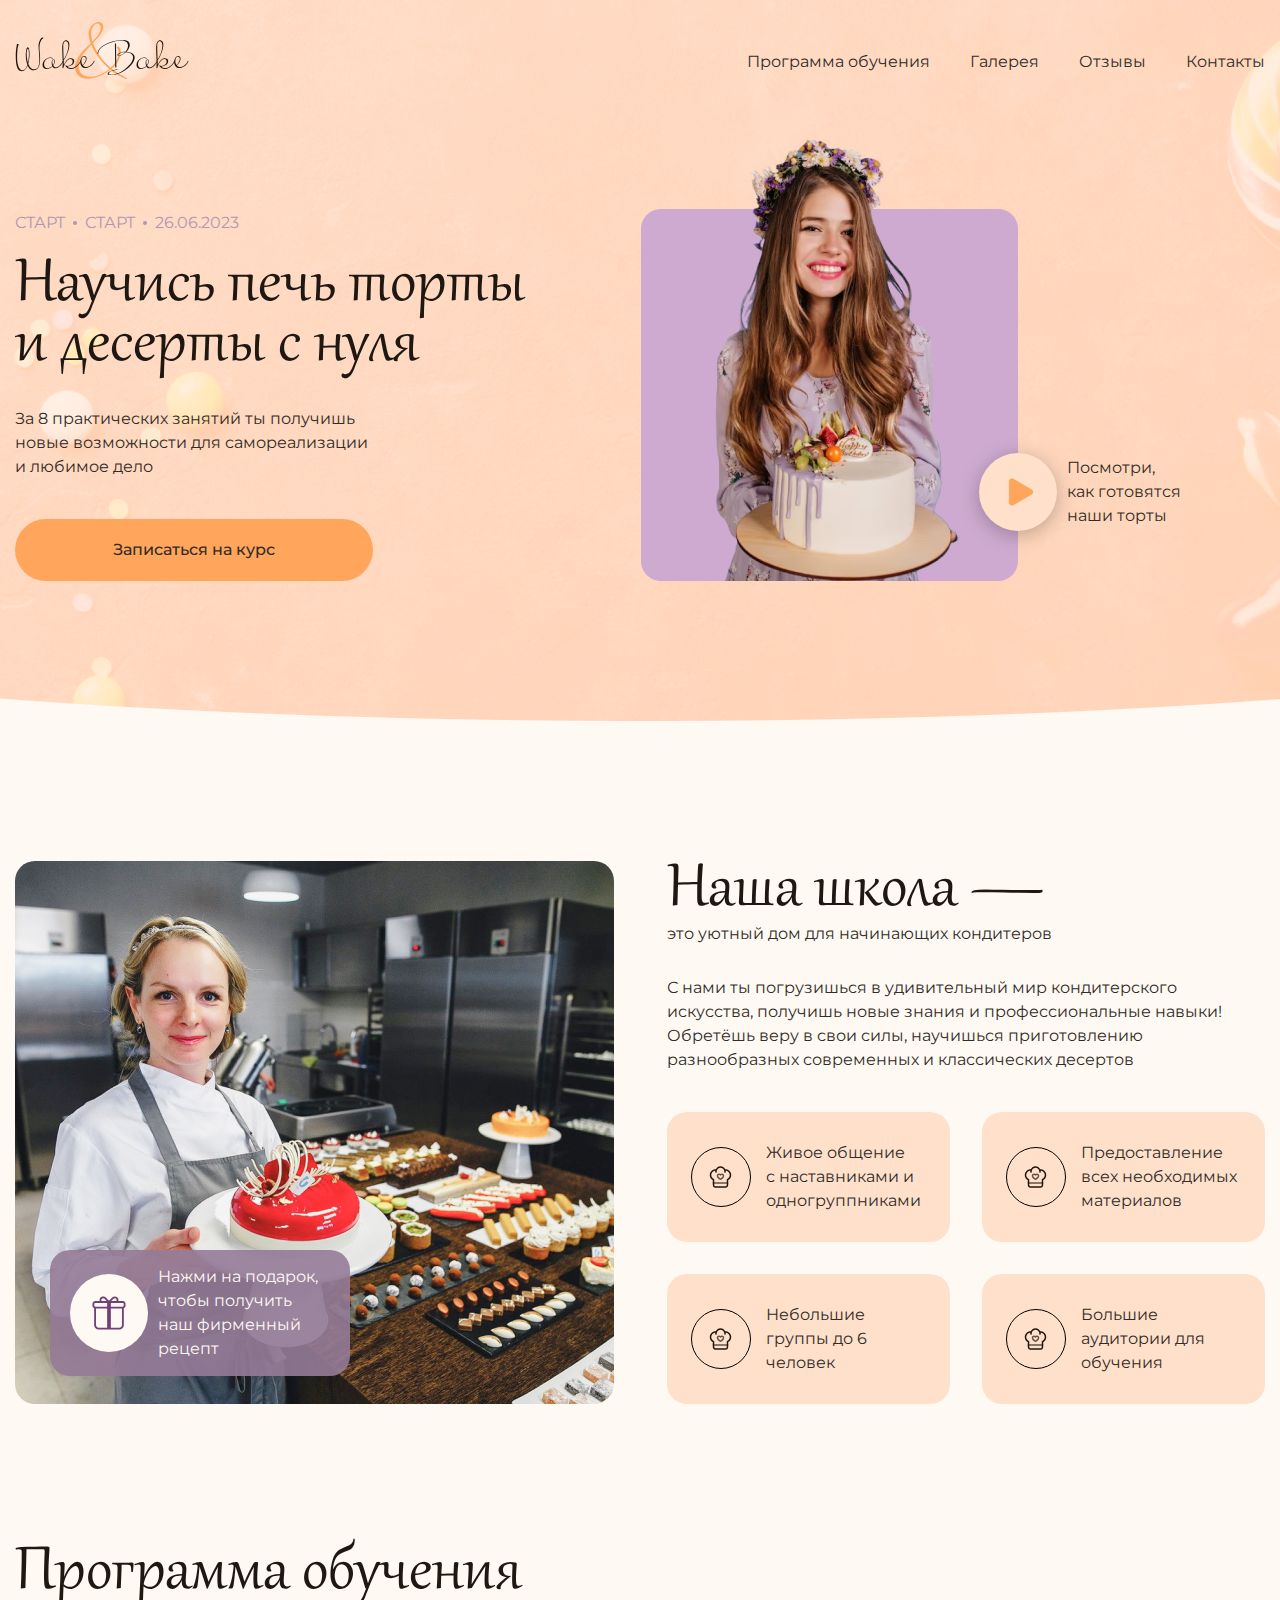
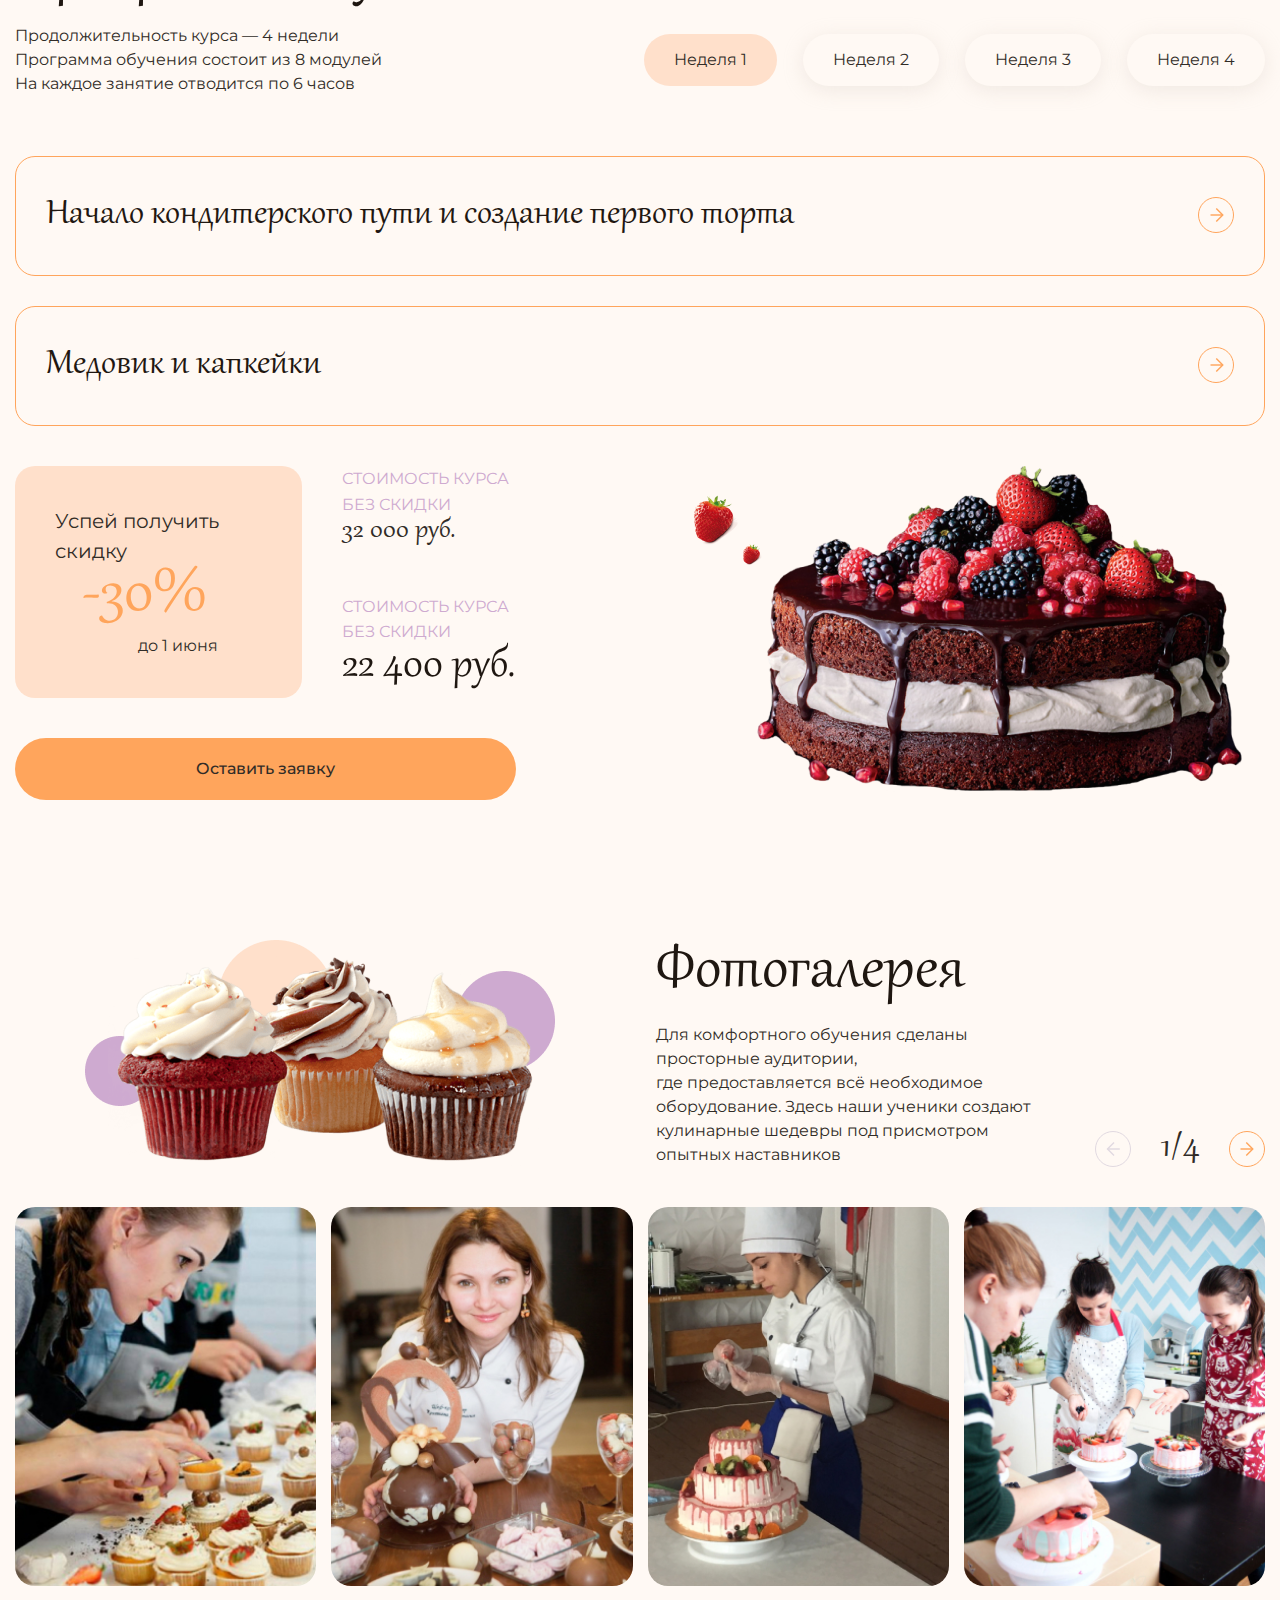
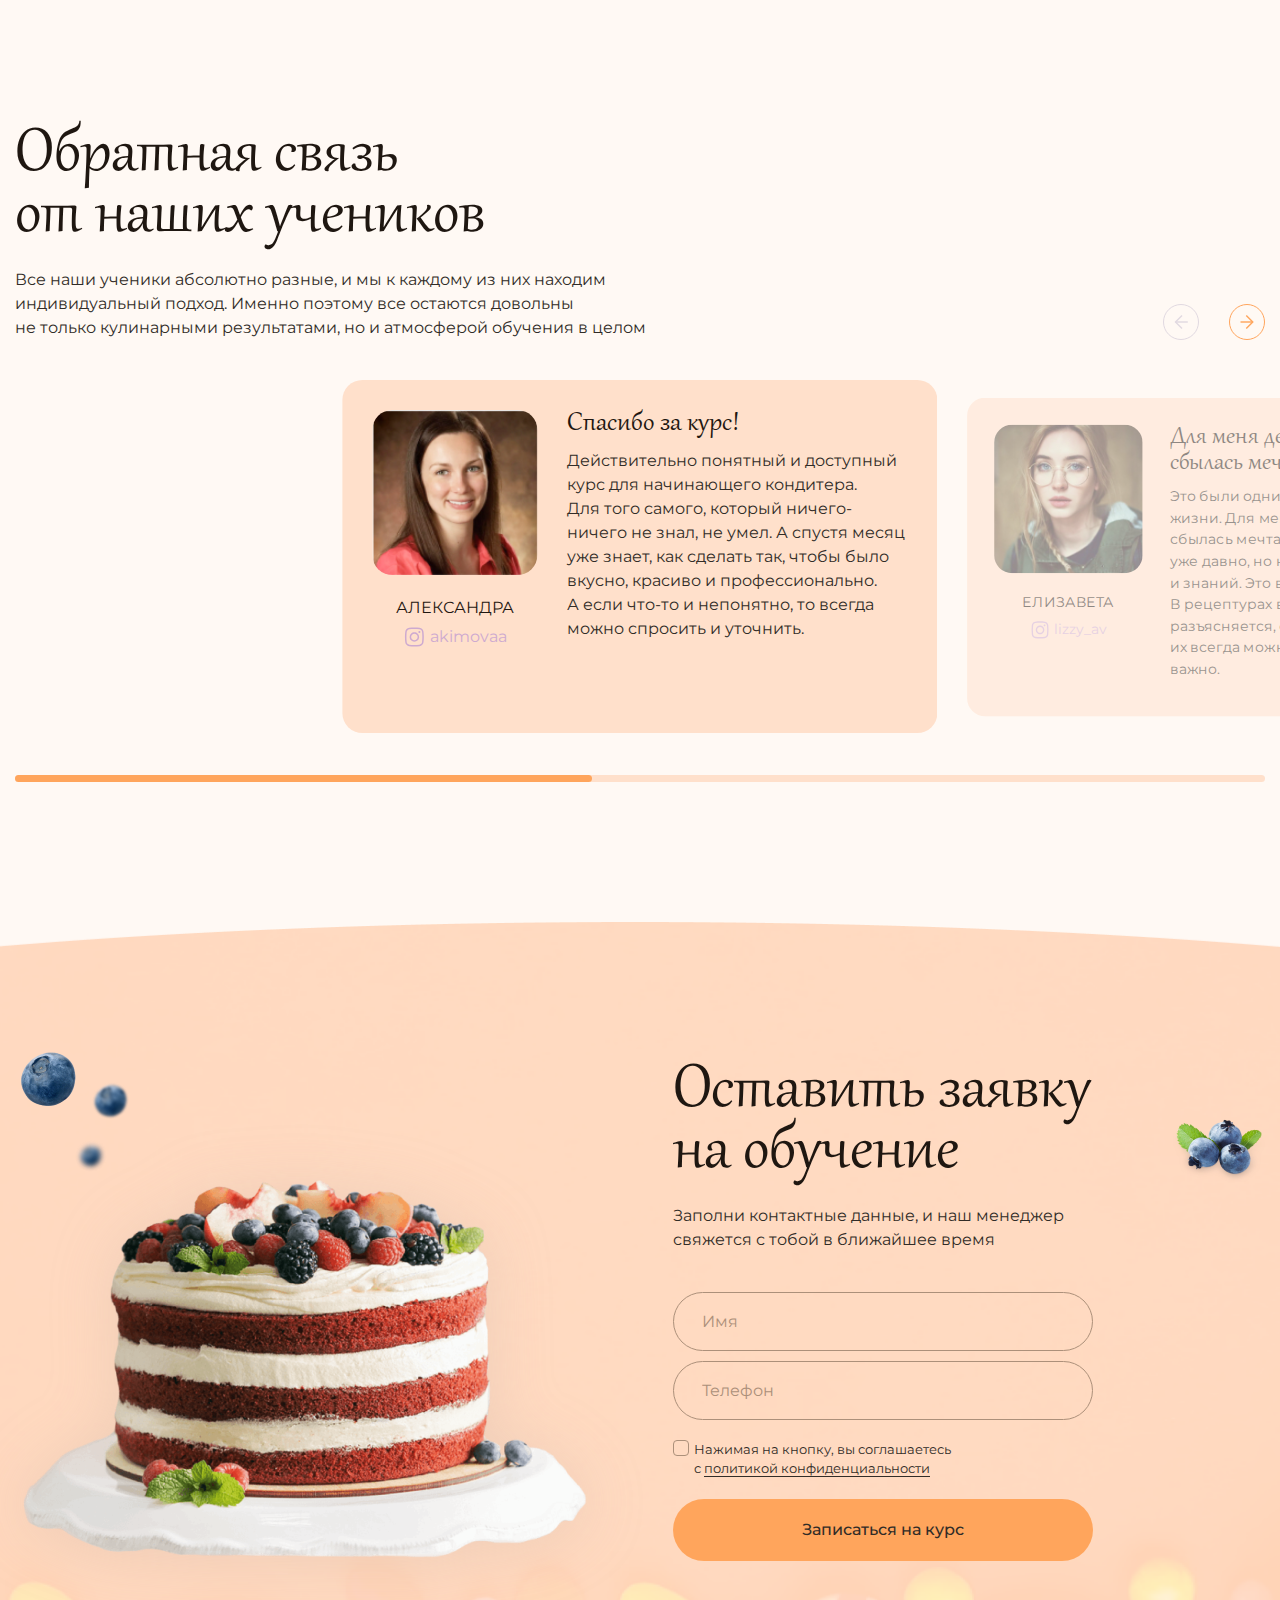
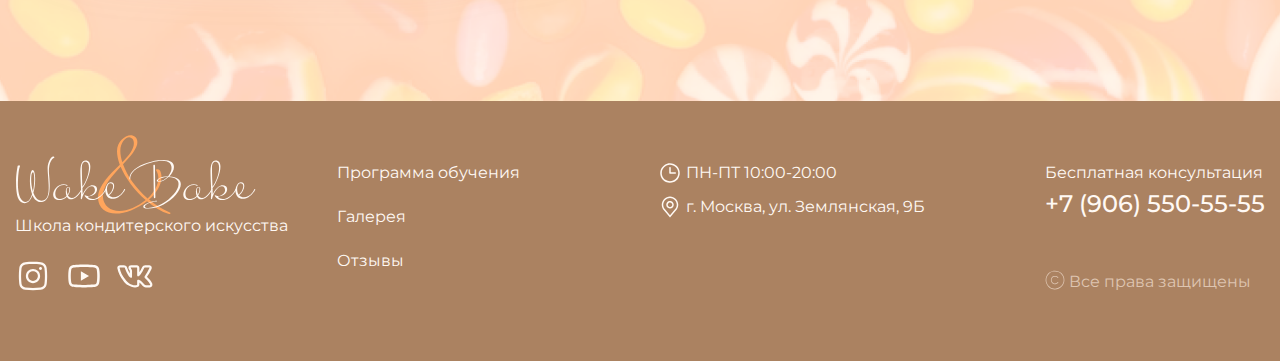
<file: lesson-126 (исправлено)/index.html>
<!DOCTYPE html>
<html lang="ru">

<head>
    <meta charset="UTF-8">
    <meta name="viewport" content="width=device-width, initial-scale=1.0">
    <title>Wake & Bake самостоятельно</title>
    <link rel="stylesheet" href="css/swiper-bundle.min.css">
    <link rel="stylesheet" href="css/style.css">
</head>

<body class="body">
    <div class="wrapper">
        <header class="header">
            <div class="header__tpo">
                <div class="container">
                    <div class="header__tpo-inner">
                        <a class="header__logo" href="/">
                            <img src="img/icons/logos/logo-dark.svg" alt="логотип компании Wake & Bake">
                        </a>
                        <nav class="nav">
                            <ul class="nav__list">
                                <li class="nav__item">
                                    <a class="nav__link" href="#program">Программа обучения</a>
                                </li>
                                <li class="nav__item">
                                    <a class="nav__link" href="#gallery">Галерея</a>
                                </li>
                                <li class="nav__item">
                                    <a class="nav__link" href="#testimonials">Отзывы</a>
                                </li>
                                <li class="nav__item">
                                    <a class="nav__link" href="#contact">Контакты</a>
                                </li>
                            </ul>
                        </nav>
                        <a class="burger-icon" href="#">
                            <span></span>
                        </a>
                    </div>
                </div>
            </div>
            <section class="hero">
                <div class="container">
                    <div class="hero__inner">
                        <div class="hero__inner-content">
                            <div class="hero__inner-info">
                                <span>Старт</span>
                                <span>Старт</span>
                                <span>26.06.2023</span>
                            </div>
                            <h1 class="hero__inner-title title">
                                Научись печь торты и десерты с нуля
                            </h1>
                            <p class="hero__inner-text">
                                За 8 практических занятий ты получишь новые возможности для самореализации и любимое
                                дело
                            </p>
                            <div class="hero__inner-control hero__inner-control--mobile">
                                <a data-fslightbox="video" href="video/cake.mp4">
                                    <img src="img/icons/play.svg" alt="">
                                </a>
                                Посмотри, как готовятся наши торты
                            </div>
                            <a class="hero__inner-button button" href="#contact">
                                Записаться на курс
                            </a>
                        </div>
                        <div class="hero__inner-img">
                            <img src="img/girl.png" alt="девушка с тортом в руках">
                            <div class="hero__inner-control">
                                <a data-fslightbox="video" href="video/cake.mp4">
                                    <img src="img/icons/play.svg" alt="">
                                </a>
                                Посмотри, как готовятся наши торты
                            </div>
                        </div>
                    </div>
                </div>
            </section>
        </header>
        <main class="main">
            <section class="about main__about">
                <div class="container">
                    <div class="about__inner">
                        <div class="about__inner-img">
                            <img src="img/girl-2.jpg" alt="девушка с тортом в руках">
                            <div class="about__inner-control">
                                <a class="about__inner-button" href="#">
                                    <img src="img/icons/gift.svg" alt="">
                                </a>
                                <p>
                                    Нажми на подарок, чтобы получить наш фирменный рецепт
                                </p>
                            </div>
                        </div>
                        <div class="about__body">
                            <div class="about__heading">
                                <h2 class="about__title title">Наша школа —</h2>
                                <p class="about__title-text">
                                    это уютный дом для начинающих кондитеров
                                </p>
                                <div class="about__text">
                                    С нами ты погрузишься в удивительный мир кондитерского искусства, получишь новые
                                    знания и профессиональные навыки! Обретёшь веру в свои силы, научишься приготовлению
                                    разнообразных современных и классических десертов
                                </div>
                            </div>
                        </div>
                        <ul class="about__grid-list">
                            <li class="about__grid-item">
                                <div class="about__grid-img">
                                    <img src="img/icons/hat.svg" alt="">
                                </div>
                                <p class="about__grid-text">
                                    Живое общение с наставниками и одногруппниками
                                </p>
                            </li>
                            <li class="about__grid-item">
                                <div class="about__grid-img">
                                    <img src="img/icons/hat.svg" alt="">
                                </div>
                                <p class="about__grid-text">
                                    Предоставление всех необходимых материалов
                                </p>
                            </li>
                            <li class="about__grid-item">
                                <div class="about__grid-img">
                                    <img src="img/icons/hat.svg" alt="">
                                </div>
                                <p class="about__grid-text">
                                    Небольшие группы до 6 человек
                                </p>
                            </li>
                            <li class="about__grid-item">
                                <div class="about__grid-img">
                                    <img src="img/icons/hat.svg" alt="">
                                </div>
                                <p class="about__grid-text">
                                    Большие аудитории для обучения
                                </p>
                            </li>
                        </ul>
                    </div>
                </div>
            </section>
            <section class="program main__program" id="program">
                <div class="container">
                    <h2 class="program__title title">
                        Программа обучения
                    </h2>
                    <div class="program__top">
                        <p class="program__text">
                            Продолжительность курса — 4 недели
                            <br>
                            Программа обучения состоит из 8 модулей
                            <br>
                            На каждое занятие отводится по 6 часов
                        </p>
                        <ul class="tab-controls">
                            <li class="tab-controls__item">
                                <a class="tab-controls__link tab-controls__link--active" href="#tab1">
                                    Неделя 1
                                </a>
                            </li>
                            <li class="tab-controls__item">
                                <a class="tab-controls__link" href="#tab2">
                                    Неделя 2
                                </a>
                            </li>
                            <li class="tab-controls__item">
                                <a class="tab-controls__link" href="#tab3">
                                    Неделя 3
                                </a>
                            </li>
                            <li class="tab-controls__item">
                                <a class="tab-controls__link" href="#tab4">
                                    Неделя 4
                                </a>
                            </li>
                        </ul>
                    </div>
                    <div class="program-tab-content tab-content tab-content--show" id="tab1">
                        <ul class="accordion-list">
                            <li class="accordion-list__item ">
                                <a class="accordion-list__control" href="#">
                                    <h3 class="accordion-list__control-title">
                                        Начало кондитерского пути и создание первого торта
                                    </h3>
                                    <div class="accordion-list__control-icon">
                                        <svg width="14" height="14" viewBox="0 0 14 14" fill="none"
                                            xmlns="http://www.w3.org/2000/svg">
                                            <path
                                                d="M5.77607 12.9756L11.7521 6.99962L5.77607 1.02363L6.78407 0.0156247L13.7681 6.99962L6.78407 13.9836L5.77607 12.9756Z"
                                                fill="#FFA55C" />
                                            <path
                                                d="M12.7598 6.28027L12.7598 7.72027L0.519766 7.72027L0.519766 6.28027L12.7598 6.28027Z"
                                                fill="#FFA55C" />
                                        </svg>
                                    </div>
                                </a>
                                <div class="accordion-list__content">
                                    <div class="accordion-content">
                                        <div class="accordion-content__col">
                                            <h6 class="accordion-content__title">
                                                Теория:
                                            </h6>
                                            <ul class="accordion-content__list">
                                                <li class="accordion-content__item">
                                                    <div class="accordion-content__icon">
                                                        <img src="img/icons/hat-2.svg" alt="">
                                                    </div>
                                                    Организация рабочего места
                                                </li>
                                                <li class="accordion-content__item">
                                                    <div class="accordion-content__icon">
                                                        <img src="img/icons/hat-2.svg" alt="">
                                                    </div>
                                                    Подготовка необходимого инвентаря
                                                </li>
                                                <li class="accordion-content__item">
                                                    <div class="accordion-content__icon">
                                                        <img src="img/icons/hat-2.svg" alt="">
                                                    </div>
                                                    Выбор необходимых продуктов
                                                </li>
                                                <li class="accordion-content__item">
                                                    <div class="accordion-content__icon">
                                                        <img src="img/icons/hat-2.svg" alt="">
                                                    </div>
                                                    Советы по закупке необходимых продуктов и инвентаря
                                                </li>
                                                <li class="accordion-content__item">
                                                    <div class="accordion-content__icon">
                                                        <img src="img/icons/hat-2.svg" alt="">
                                                    </div>
                                                    Обзор хранения и заготовки сырья
                                                </li>
                                            </ul>
                                        </div>
                                        <div class="accordion-content__col">
                                            <h6 class="accordion-content__title">
                                                Практика:
                                            </h6>
                                            <p class="accordion-content__text">
                                                Испечёшь морковный торт с солёной карамелью
                                            </p>
                                        </div>
                                    </div>
                                </div>
                            </li>
                            <li class="accordion-list__item ">
                                <a class="accordion-list__control" href="#">
                                    <h3 class="accordion-list__control-title">
                                        Медовик и капкейки
                                    </h3>
                                    <div class="accordion-list__control-icon">
                                        <svg width="14" height="14" viewBox="0 0 14 14" fill="none"
                                            xmlns="http://www.w3.org/2000/svg">
                                            <path
                                                d="M5.77607 12.9756L11.7521 6.99962L5.77607 1.02363L6.78407 0.0156247L13.7681 6.99962L6.78407 13.9836L5.77607 12.9756Z"
                                                fill="#FFA55C" />
                                            <path
                                                d="M12.7598 6.28027L12.7598 7.72027L0.519766 7.72027L0.519766 6.28027L12.7598 6.28027Z"
                                                fill="#FFA55C" />
                                        </svg>
                                    </div>
                                </a>
                                <div class="accordion-list__content">
                                    <div class="accordion-content">
                                        <div class="accordion-content__col">
                                            <h6 class="accordion-content__title">
                                                Теория:
                                            </h6>
                                            <ul class="accordion-content__list">
                                                <li class="accordion-content__item">
                                                    <div class="accordion-content__icon">
                                                        <img src="img/icons/hat-2.svg" alt="">
                                                    </div>
                                                    Приготовление и украшение капкейков
                                                </li>
                                                <li class="accordion-content__item">
                                                    <div class="accordion-content__icon">
                                                        <img src="img/icons/hat-2.svg" alt="">
                                                    </div>
                                                    Изготовление крема и конфи
                                                </li>
                                                <li class="accordion-content__item">
                                                    <div class="accordion-content__icon">
                                                        <img src="img/icons/hat-2.svg" alt="">
                                                    </div>
                                                    Приготовление медовых коржей для торта
                                                </li>
                                                <li class="accordion-content__item">
                                                    <div class="accordion-content__icon">
                                                        <img src="img/icons/hat-2.svg" alt="">
                                                    </div>
                                                    Пропитка коржей и сборка торта
                                                </li>
                                            </ul>
                                        </div>
                                        <div class="accordion-content__col">
                                            <h6 class="accordion-content__title">
                                                Практика:
                                            </h6>
                                            <p class="accordion-content__text">
                                                Испечёшь капкейки, приготовишь крем и конфи, а также сделаешь своё
                                                первое пирожное — медовик
                                            </p>
                                        </div>
                                    </div>
                                </div>
                            </li>
                        </ul>
                    </div>
                    <div class="program-tab-content tab-content" id="tab2">
                        <ul class="accordion-list">
                            <li class="accordion-list__item ">
                                <a class="accordion-list__control" href="#">
                                    <h3 class="accordion-list__control-title">
                                        Песочное тесто и чизкейк
                                    </h3>
                                    <div class="accordion-list__control-icon">
                                        <svg width="14" height="14" viewBox="0 0 14 14" fill="none"
                                            xmlns="http://www.w3.org/2000/svg">
                                            <path
                                                d="M5.77607 12.9756L11.7521 6.99962L5.77607 1.02363L6.78407 0.0156247L13.7681 6.99962L6.78407 13.9836L5.77607 12.9756Z"
                                                fill="#FFA55C" />
                                            <path
                                                d="M12.7598 6.28027L12.7598 7.72027L0.519766 7.72027L0.519766 6.28027L12.7598 6.28027Z"
                                                fill="#FFA55C" />
                                        </svg>
                                    </div>
                                </a>
                                <div class="accordion-list__content">
                                    <div class="accordion-content">
                                        <div class="accordion-content__col">
                                            <h6 class="accordion-content__title">
                                                Теория:
                                            </h6>
                                            <ul class="accordion-content__list">
                                                <li class="accordion-content__item">
                                                    <div class="accordion-content__icon">
                                                        <img src="img/icons/hat-2.svg" alt="">
                                                    </div>
                                                    Приготовление песочного теста
                                                </li>
                                                <li class="accordion-content__item">
                                                    <div class="accordion-content__icon">
                                                        <img src="img/icons/hat-2.svg" alt="">
                                                    </div>
                                                    Тонкости в приготовлении меренги
                                                </li>
                                                <li class="accordion-content__item">
                                                    <div class="accordion-content__icon">
                                                        <img src="img/icons/hat-2.svg" alt="">
                                                    </div>
                                                    Изготовление заварного крема
                                                </li>
                                                <li class="accordion-content__item">
                                                    <div class="accordion-content__icon">
                                                        <img src="img/icons/hat-2.svg" alt="">
                                                    </div>
                                                    Выпечка тарталеток
                                                </li>
                                                <li class="accordion-content__item">
                                                    <div class="accordion-content__icon">
                                                        <img src="img/icons/hat-2.svg" alt="">
                                                    </div>
                                                    Приготовление нежного чизкейка
                                                </li>
                                            </ul>
                                        </div>
                                        <div class="accordion-content__col">
                                            <h6 class="accordion-content__title">
                                                Практика:
                                            </h6>
                                            <p class="accordion-content__text">
                                                Приготовишь меренги, сделаешь заварной крем для тарталеток и испечёшь
                                                свой первый чизкейк
                                            </p>
                                        </div>
                                    </div>
                                </div>
                            </li>
                            <li class="accordion-list__item ">
                                <a class="accordion-list__control" href="#">
                                    <h3 class="accordion-list__control-title">
                                        Бисквиты
                                    </h3>
                                    <div class="accordion-list__control-icon">
                                        <svg width="14" height="14" viewBox="0 0 14 14" fill="none"
                                            xmlns="http://www.w3.org/2000/svg">
                                            <path
                                                d="M5.77607 12.9756L11.7521 6.99962L5.77607 1.02363L6.78407 0.0156247L13.7681 6.99962L6.78407 13.9836L5.77607 12.9756Z"
                                                fill="#FFA55C" />
                                            <path
                                                d="M12.7598 6.28027L12.7598 7.72027L0.519766 7.72027L0.519766 6.28027L12.7598 6.28027Z"
                                                fill="#FFA55C" />
                                        </svg>
                                    </div>
                                </a>
                                <div class="accordion-list__content">
                                    <div class="accordion-content">
                                        <div class="accordion-content__col">
                                            <h6 class="accordion-content__title">
                                                Теория:
                                            </h6>
                                            <ul class="accordion-content__list">
                                                <li class="accordion-content__item">
                                                    <div class="accordion-content__icon">
                                                        <img src="img/icons/hat-2.svg" alt="">
                                                    </div>
                                                    Тонкости выпечки бисквитов
                                                </li>
                                                <li class="accordion-content__item">
                                                    <div class="accordion-content__icon">
                                                        <img src="img/icons/hat-2.svg" alt="">
                                                    </div>
                                                    Приготовление ванильного бисквита
                                                </li>
                                                <li class="accordion-content__item">
                                                    <div class="accordion-content__icon">
                                                        <img src="img/icons/hat-2.svg" alt="">
                                                    </div>
                                                    Приготовление фисташкового бисквита
                                                </li>
                                                <li class="accordion-content__item">
                                                    <div class="accordion-content__icon">
                                                        <img src="img/icons/hat-2.svg" alt="">
                                                    </div>
                                                    Приготовление шоколадного бисквита
                                                </li>
                                            </ul>
                                        </div>
                                        <div class="accordion-content__col">
                                            <h6 class="accordion-content__title">
                                                Практика:
                                            </h6>
                                            <p class="accordion-content__text">
                                                Отработаешь выпечку трёх бисквитов для будущих тортов
                                            </p>
                                        </div>
                                    </div>
                                </div>
                            </li>
                        </ul>
                    </div>
                    <div class="program-tab-content tab-content" id="tab3">
                        <ul class="accordion-list">
                            <li class="accordion-list__item ">
                                <a class="accordion-list__control" href="#">
                                    <h3 class="accordion-list__control-title">
                                        Дрожжевое тесто
                                    </h3>
                                    <div class="accordion-list__control-icon">
                                        <svg width="14" height="14" viewBox="0 0 14 14" fill="none"
                                            xmlns="http://www.w3.org/2000/svg">
                                            <path
                                                d="M5.77607 12.9756L11.7521 6.99962L5.77607 1.02363L6.78407 0.0156247L13.7681 6.99962L6.78407 13.9836L5.77607 12.9756Z"
                                                fill="#FFA55C" />
                                            <path
                                                d="M12.7598 6.28027L12.7598 7.72027L0.519766 7.72027L0.519766 6.28027L12.7598 6.28027Z"
                                                fill="#FFA55C" />
                                        </svg>
                                    </div>
                                </a>
                                <div class="accordion-list__content">
                                    <div class="accordion-content">
                                        <div class="accordion-content__col">
                                            <h6 class="accordion-content__title">
                                                Теория:
                                            </h6>
                                            <ul class="accordion-content__list">
                                                <li class="accordion-content__item">
                                                    <div class="accordion-content__icon">
                                                        <img src="img/icons/hat-2.svg" alt="">
                                                    </div>
                                                    Технология приготовления дрожжевого теста: тонкости и советы
                                                </li>
                                                <li class="accordion-content__item">
                                                    <div class="accordion-content__icon">
                                                        <img src="img/icons/hat-2.svg" alt="">
                                                    </div>
                                                    Приготовление песочного теста
                                                </li>
                                                <li class="accordion-content__item">
                                                    <div class="accordion-content__icon">
                                                        <img src="img/icons/hat-2.svg" alt="">
                                                    </div>
                                                    Рецептурные нюансы
                                                </li>
                                            </ul>
                                        </div>
                                        <div class="accordion-content__col">
                                            <h6 class="accordion-content__title">
                                                Практика:
                                            </h6>
                                            <p class="accordion-content__text">
                                                Приготовишь заготовку для торта
                                            </p>
                                        </div>
                                    </div>
                                </div>
                            </li>
                            <li class="accordion-list__item ">
                                <a class="accordion-list__control" href="#">
                                    <h3 class="accordion-list__control-title">
                                        Работа с кремами
                                    </h3>
                                    <div class="accordion-list__control-icon">
                                        <svg width="14" height="14" viewBox="0 0 14 14" fill="none"
                                            xmlns="http://www.w3.org/2000/svg">
                                            <path
                                                d="M5.77607 12.9756L11.7521 6.99962L5.77607 1.02363L6.78407 0.0156247L13.7681 6.99962L6.78407 13.9836L5.77607 12.9756Z"
                                                fill="#FFA55C" />
                                            <path
                                                d="M12.7598 6.28027L12.7598 7.72027L0.519766 7.72027L0.519766 6.28027L12.7598 6.28027Z"
                                                fill="#FFA55C" />
                                        </svg>
                                    </div>
                                </a>
                                <div class="accordion-list__content">
                                    <div class="accordion-content">
                                        <div class="accordion-content__col">
                                            <h6 class="accordion-content__title">
                                                Теория:
                                            </h6>
                                            <ul class="accordion-content__list">
                                                <li class="accordion-content__item">
                                                    <div class="accordion-content__icon">
                                                        <img src="img/icons/hat-2.svg" alt="">
                                                    </div>
                                                    Приготовление кремов: ганаши, кремю
                                                </li>
                                                <li class="accordion-content__item">
                                                    <div class="accordion-content__icon">
                                                        <img src="img/icons/hat-2.svg" alt="">
                                                    </div>
                                                    Создание заварного теста
                                                </li>
                                                <li class="accordion-content__item">
                                                    <div class="accordion-content__icon">
                                                        <img src="img/icons/hat-2.svg" alt="">
                                                    </div>
                                                    Приготовление профитролей и нескольких видов кремов
                                                </li>
                                            </ul>
                                        </div>
                                        <div class="accordion-content__col">
                                            <h6 class="accordion-content__title">
                                                Практика:
                                            </h6>
                                            <p class="accordion-content__text">
                                                Приготовишь профитроли и несколько видов кремов
                                            </p>
                                        </div>
                                    </div>
                                </div>
                            </li>
                        </ul>
                    </div>
                    <div class="program-tab-content tab-content" id="tab4">
                        <ul class="accordion-list">
                            <li class="accordion-list__item ">
                                <a class="accordion-list__control" href="#">
                                    <h3 class="accordion-list__control-title">
                                        Mille-feuille, или Наполеон
                                    </h3>
                                    <div class="accordion-list__control-icon">
                                        <svg width="14" height="14" viewBox="0 0 14 14" fill="none"
                                            xmlns="http://www.w3.org/2000/svg">
                                            <path
                                                d="M5.77607 12.9756L11.7521 6.99962L5.77607 1.02363L6.78407 0.0156247L13.7681 6.99962L6.78407 13.9836L5.77607 12.9756Z"
                                                fill="#FFA55C" />
                                            <path
                                                d="M12.7598 6.28027L12.7598 7.72027L0.519766 7.72027L0.519766 6.28027L12.7598 6.28027Z"
                                                fill="#FFA55C" />
                                        </svg>
                                    </div>
                                </a>
                                <div class="accordion-list__content">
                                    <div class="accordion-content">
                                        <div class="accordion-content__col">
                                            <h6 class="accordion-content__title">
                                                Теория:
                                            </h6>
                                            <ul class="accordion-content__list">
                                                <li class="accordion-content__item">
                                                    <div class="accordion-content__icon">
                                                        <img src="img/icons/hat-2.svg" alt="">
                                                    </div>
                                                    Приготовление слоёного теста
                                                </li>
                                                <li class="accordion-content__item">
                                                    <div class="accordion-content__icon">
                                                        <img src="img/icons/hat-2.svg" alt="">
                                                    </div>
                                                    Рецептура и создание крема дипломат
                                                </li>
                                                <li class="accordion-content__item">
                                                    <div class="accordion-content__icon">
                                                        <img src="img/icons/hat-2.svg" alt="">
                                                    </div>
                                                    Приготовление французского морковного десерта
                                                </li>
                                            </ul>
                                        </div>
                                        <div class="accordion-content__col">
                                            <h6 class="accordion-content__title">
                                                Практика:
                                            </h6>
                                            <p class="accordion-content__text">
                                                Испечёте торт «Наполеон» и приготовите необычный морковный десерт
                                            </p>
                                        </div>
                                    </div>
                                </div>
                            </li>
                            <li class="accordion-list__item ">
                                <a class="accordion-list__control" href="#">
                                    <h3 class="accordion-list__control-title">
                                        Завершение курса
                                    </h3>
                                    <div class="accordion-list__control-icon">
                                        <svg width="14" height="14" viewBox="0 0 14 14" fill="none"
                                            xmlns="http://www.w3.org/2000/svg">
                                            <path
                                                d="M5.77607 12.9756L11.7521 6.99962L5.77607 1.02363L6.78407 0.0156247L13.7681 6.99962L6.78407 13.9836L5.77607 12.9756Z"
                                                fill="#FFA55C" />
                                            <path
                                                d="M12.7598 6.28027L12.7598 7.72027L0.519766 7.72027L0.519766 6.28027L12.7598 6.28027Z"
                                                fill="#FFA55C" />
                                        </svg>
                                    </div>
                                </a>
                                <div class="accordion-list__content">
                                    <div class="accordion-content">
                                        <div class="accordion-content__col">
                                            <h6 class="accordion-content__title">
                                                Теория:
                                            </h6>
                                            <ul class="accordion-content__list">
                                                <li class="accordion-content__item">
                                                    <div class="accordion-content__icon">
                                                        <img src="img/icons/hat-2.svg" alt="">
                                                    </div>
                                                    Работа кондитера на заказ
                                                </li>
                                                <li class="accordion-content__item">
                                                    <div class="accordion-content__icon">
                                                        <img src="img/icons/hat-2.svg" alt="">
                                                    </div>
                                                    Применение знаний о технологии выпечки к другим рецептам
                                                </li>
                                                <li class="accordion-content__item">
                                                    <div class="accordion-content__icon">
                                                        <img src="img/icons/hat-2.svg" alt="">
                                                    </div>
                                                    Разработка собственных рецептов
                                                </li>
                                            </ul>
                                        </div>
                                        <div class="accordion-content__col">
                                            <h6 class="accordion-content__title">
                                                Практика:
                                            </h6>
                                            <p class="accordion-content__text">
                                                Самостоятельно, без наставника испечёте торт на ваш выбор
                                            </p>
                                        </div>
                                    </div>
                                </div>
                            </li>
                        </ul>
                    </div>
                    <div class="program__bottom">
                        <div class="program__active">
                            <div class="program__discount">
                                Успей получить скидку
                                <div class="program__discount-value">
                                    -30%
                                </div>
                                <span>до 1 июня</span>
                            </div>
                            <div class="program__price">
                                <div class="program__price-text">
                                    Стоимость курса без скидки
                                </div>
                                <div class="program__price-value">
                                    32 000 руб.
                                </div>
                            </div>
                            <div class="program__price">
                                <div class="program__price-text">
                                    Стоимость курса без скидки
                                </div>
                                <div class="program__price-value program__price-value--big">
                                    22 400 руб.
                                </div>
                            </div>
                            <a class="program__button button" href="#contact">
                                Оставить заявку
                            </a>
                        </div>
                        <div class="program__img">
                            <img src="img/cake-1.png" alt="Торт">
                        </div>
                    </div>
                </div>
            </section>
            <section class="gallery main__gallery" id="gallery">
                <div class="container">
                    <div class="gallery__inner">
                        <div class="gallery__img">
                            <img src="img/cupcakes-2.png" alt="">
                        </div>
                        <div class="gallery__content">
                            <div class="gallery__info">
                                <h2 class="gallery__title title">
                                    Фотогалерея
                                </h2>
                                <p class="gallery__text">
                                    Для комфортного обучения сделаны просторные аудитории, где предоставляется
                                    всё необходимое оборудование. Здесь наши ученики создают кулинарные шедевры
                                    под присмотром опытных наставников
                                </p>
                            </div>
                            <div class="gallery__nav">
                                <button class="gallery__prev" type="button">
                                    <svg width="14" height="14" viewBox="0 0 14 14" fill="none"
                                        xmlns="http://www.w3.org/2000/svg">
                                        <path
                                            d="M8.51104 1.0234L2.53504 6.9994L8.51104 12.9754L7.50304 13.9834L0.519044 6.9994L7.50304 0.0153989L8.51104 1.0234Z"
                                            fill="#FFA55C" />
                                        <path
                                            d="M1.52734 7.71875L1.52734 6.27875L13.7673 6.27875L13.7673 7.71875L1.52734 7.71875Z"
                                            fill="#FFA55C" />
                                    </svg>
                                </button>
                                <div class="gallery__pagination"></div>
                                <button class="gallery__next" type="button">
                                    <svg width="14" height="14" viewBox="0 0 14 14" fill="none"
                                        xmlns="http://www.w3.org/2000/svg">
                                        <path
                                            d="M5.77607 12.9756L11.7521 6.99962L5.77607 1.02363L6.78407 0.0156247L13.7681 6.99962L6.78407 13.9836L5.77607 12.9756Z"
                                            fill="#FFA55C" />
                                        <path
                                            d="M12.7598 6.28027L12.7598 7.72027L0.519766 7.72027L0.519766 6.28027L12.7598 6.28027Z"
                                            fill="#FFA55C" />
                                    </svg>
                                </button>
                            </div>
                        </div>
                    </div>
                    <div class="gallery__slider swiper">
                        <div class="gallery__wrapper swiper-wrapper">
                            <a class="gallery__slide swiper-slide" data-fslightbox="gallery" href="img/gallery/1.jpg">
                                <img src="img/gallery/1.jpg" alt="девушка украшает капкейки">
                            </a>
                            <a class="gallery__slide swiper-slide" data-fslightbox="gallery" href="img/gallery/2.jpg">
                                <img src="img/gallery/2.jpg" alt="девушка демонстрирует готовый торт">
                            </a>
                            <a class="gallery__slide swiper-slide" data-fslightbox="gallery" href="img/gallery/3.jpg">
                                <img src="img/gallery/3.jpg" alt="девушка украшает торт">
                            </a>
                            <a class="gallery__slide swiper-slide" data-fslightbox="gallery" href="img/gallery/4.jpg">
                                <img src="img/gallery/4.jpg" alt="девушки украшают торты">
                            </a>
                            <a class="gallery__slide swiper-slide" data-fslightbox="gallery" href="img/gallery/1.jpg">
                                <img src="img/gallery/1.jpg" alt="девушка украшает капкейки">
                            </a>
                            <a class="gallery__slide swiper-slide" data-fslightbox="gallery" href="img/gallery/4.jpg">
                                <img src="img/gallery/4.jpg" alt="девушки украшают торты">
                            </a>
                            <a class="gallery__slide swiper-slide" data-fslightbox="gallery" href="img/gallery/3.jpg">
                                <img src="img/gallery/3.jpg" alt="девушка украшает торт">
                            </a>
                        </div>
                    </div>
                </div>
            </section>
            <section class="testimonials main__testimonials" id="testimonials">
                <div class="container">
                    <div class="testimonials__inner">
                        <div class="testimonials__info">
                            <h2 class="testimonials__title title">
                                Обратная связь от наших учеников
                            </h2>
                            <p class="testimonials__text">
                                Все наши ученики абсолютно разные, и мы к каждому из них находим индивидуальный подход.
                                Именно поэтому все остаются довольны не только кулинарными результатами, но и атмосферой
                                обучения в целом
                            </p>
                        </div>
                        <div class="testimonials__nav">
                            <button class="testimonials__prev" type="button">
                                <svg width="14" height="14" viewBox="0 0 14 14" fill="none"
                                    xmlns="http://www.w3.org/2000/svg">
                                    <path
                                        d="M8.51104 1.0234L2.53504 6.9994L8.51104 12.9754L7.50304 13.9834L0.519044 6.9994L7.50304 0.0153989L8.51104 1.0234Z"
                                        fill="#FFA55C" />
                                    <path
                                        d="M1.52734 7.71875L1.52734 6.27875L13.7673 6.27875L13.7673 7.71875L1.52734 7.71875Z"
                                        fill="#FFA55C" />
                                </svg>
                            </button>
                            <button class="testimonials__next" type="button">
                                <svg width="14" height="14" viewBox="0 0 14 14" fill="none"
                                    xmlns="http://www.w3.org/2000/svg">
                                    <path
                                        d="M5.77607 12.9756L11.7521 6.99962L5.77607 1.02363L6.78407 0.0156247L13.7681 6.99962L6.78407 13.9836L5.77607 12.9756Z"
                                        fill="#FFA55C" />
                                    <path
                                        d="M12.7598 6.28027L12.7598 7.72027L0.519766 7.72027L0.519766 6.28027L12.7598 6.28027Z"
                                        fill="#FFA55C" />
                                </svg>
                            </button>
                        </div>
                    </div>
                    <div class="testimonials__slider swiper">
                        <div class="testimonials__wrapper swiper-wrapper">
                            <div class="testimonials__slide swiper-slide">
                                <div class="testimonials__student">
                                    <div class="testimonials__student-img">
                                        <img src="img/testimonials/1.jpg"
                                            alt="фото Александры — ученицы школы Wake & Bake">
                                    </div>
                                    <div class="testimonials__student-name">
                                        Александра
                                    </div>
                                    <div class="testimonials__student-inst">
                                        <img src="img/icons/socials/instagram-2.svg" alt="">
                                        akimovaa
                                    </div>
                                </div>
                                <blockquote class="testimonials__quote">
                                    <span>
                                        Спасибо за курс!
                                    </span>
                                    Действительно понятный и доступный курс для начинающего кондитера. Для того самого,
                                    который ничего-ничего не знал, не умел. А спустя месяц уже знает, как сделать так,
                                    чтобы было вкусно, красиво и профессионально. А если что-то и непонятно, то всегда
                                    можно спросить и уточнить.
                                </blockquote>
                            </div>
                            <div class="testimonials__slide swiper-slide">
                                <div class="testimonials__student">
                                    <div class="testimonials__student-img">
                                        <img src="img/testimonials/2.jpg"
                                            alt="фото Елизаветы — ученицы школы Wake & Bake">
                                    </div>
                                    <div class="testimonials__student-name">
                                        Елизавета
                                    </div>
                                    <div class="testimonials__student-inst">
                                        <img src="img/icons/socials/instagram-2.svg" alt="">
                                        lizzy_av
                                    </div>
                                </div>
                                <blockquote class="testimonials__quote">
                                    <span>
                                        Для меня действительно сбылась мечта!
                                    </span>
                                    Это были одни из лучших месяцев моей жизни. Для меня действительно сбылась мечта,
                                    к которой я шла уже давно, но не хватало опыта и знаний. Это все дала мне ваша
                                    школа. В рецептурах все довольно понятно разъясняется, если есть вопросы, их всегда
                                    можно задать, что не мало важно.
                                </blockquote>
                            </div>
                            <div class="testimonials__slide swiper-slide">
                                <div class="testimonials__student">
                                    <div class="testimonials__student-img">
                                        <img src="img/testimonials/3.jpg" alt="фото Игоря — ученика школы Wake & Bake">
                                    </div>
                                    <div class="testimonials__student-name">
                                        игорь
                                    </div>
                                    <div class="testimonials__student-inst">
                                        <img src="img/icons/socials/instagram-2.svg" alt="">
                                        igor_sverlovskii
                                    </div>
                                </div>
                                <blockquote class="testimonials__quote">
                                    <span>
                                        Здесь я узнал много чего нового!
                                    </span>
                                    Спасибо большое Wake & Bake за такой курс! Здесь я узнал много чего нового для меня!
                                    Курс очень хороший, захватывает самые актуальные темы для кондитера! Мне понравилось
                                    что всегда была поддержка не только со стороны куратора
                                    но и таких же учеников-кондитеров как и я. Мне прям аж будет не хватать всего этого.
                                </blockquote>
                            </div>
                            <div class="testimonials__slide swiper-slide">
                                <div class="testimonials__student">
                                    <div class="testimonials__student-img">
                                        <img src="img/testimonials/2.jpg"
                                            alt="фото Елизаветы — ученицы школы Wake & Bake">
                                    </div>
                                    <div class="testimonials__student-name">
                                        Елизавета
                                    </div>
                                    <div class="testimonials__student-inst">
                                        <img src="img/icons/socials/instagram-2.svg" alt="">
                                        lizzy_av
                                    </div>
                                </div>
                                <blockquote class="testimonials__quote">
                                    <span>
                                        Для меня действительно сбылась мечта!
                                    </span>
                                    Это были одни из лучших месяцев моей жизни. Для меня действительно сбылась мечта,
                                    к которой я шла уже давно, но не хватало опыта и знаний. Это все дала мне ваша
                                    школа. В рецептурах все довольно понятно разъясняется, если есть вопросы, их всегда
                                    можно задать, что не мало важно.
                                </blockquote>
                            </div>
                        </div>
                        <div class="testimonials__scrollbar swiper-scrollbar"></div>
                    </div>
                </div>
            </section>
            <section class="contact" id="contact">
                <div class="container">
                    <div class="contact__inner">
                        <div class="contact__img">
                            <img src="img/cake-2.png" alt="">
                        </div>
                        <div class="contact__body">
                            <h2 class="contact__title title">
                                Оставить заявку на обучение
                            </h2>
                            <p class="contact__text">
                                Заполни контактные данные, и наш менеджер свяжется с тобой в ближайшее время
                            </p>
                            <form class="contact__form">
                                <!-- <label class="contact__label label">
                                    <input class="contact__input modal__form-input label__input" type="text" placeholder="Имя">
                                    <span>Введите имя</span>
                                </label> -->
                                <label class="contact__form-label label">
                                    <input class="label__input" type="text" placeholder="Имя">
                                    <span>Введите имя</span>
                                </label>
                                <input class="contact__input" type="tel" placeholder="Телефон">
                                <label class="contact__chek-label">
                                    <input class="contact__checkbox" type="checkbox">
                                    <span>
                                        Нажимая на кнопку, вы соглашаетесь с <a href="#" target="_blank">политикой
                                            конфиденциальности</a>
                                    </span>
                                </label>
                                <button class="button" type="submit">
                                    Записаться на курс
                                </button>
                            </form>
                        </div>
                    </div>
                </div>
            </section>
        </main>
        <footer class="footer">
            <div class="container">
                <div class="footer__inner">
                    <div class="footer__col">
                        <a class="footer__logo" href="#">
                            <img src="img/icons/logos/logo-lght.svg" alt="">
                        </a>
                        <p class="footer__logo-text">
                            Школа кондитерского искусства
                        </p>
                        <address class="socials">
                            <ul class="socials-list">
                                <li class="socials-item">
                                    <a class="socials-link" href="#">
                                        <svg width="36" height="36" viewBox="0 0 36 36" fill="none"
                                            xmlns="http://www.w3.org/2000/svg">
                                            <path
                                                d="M24 10.5C24 10.1022 24.158 9.72064 24.4393 9.43934C24.7206 9.15804 25.1022 9 25.5 9C25.8978 9 26.2794 9.15804 26.5607 9.43934C26.842 9.72064 27 10.1022 27 10.5C27 10.8978 26.842 11.2794 26.5607 11.5607C26.2794 11.842 25.8978 12 25.5 12C25.1022 12 24.7206 11.842 24.4393 11.5607C24.158 11.2794 24 10.8978 24 10.5Z"
                                                fill="#FFF9F4" />
                                            <path fill-rule="evenodd" clip-rule="evenodd"
                                                d="M18 10.875C16.1103 10.875 14.2981 11.6257 12.9619 12.9619C11.6257 14.2981 10.875 16.1103 10.875 18C10.875 19.8897 11.6257 21.7019 12.9619 23.0381C14.2981 24.3743 16.1103 25.125 18 25.125C19.8897 25.125 21.7019 24.3743 23.0381 23.0381C24.3743 21.7019 25.125 19.8897 25.125 18C25.125 16.1103 24.3743 14.2981 23.0381 12.9619C21.7019 11.6257 19.8897 10.875 18 10.875ZM13.125 18C13.125 16.7071 13.6386 15.4671 14.5529 14.5529C15.4671 13.6386 16.7071 13.125 18 13.125C19.2929 13.125 20.5329 13.6386 21.4471 14.5529C22.3614 15.4671 22.875 16.7071 22.875 18C22.875 19.2929 22.3614 20.5329 21.4471 21.4471C20.5329 22.3614 19.2929 22.875 18 22.875C16.7071 22.875 15.4671 22.3614 14.5529 21.4471C13.6386 20.5329 13.125 19.2929 13.125 18Z"
                                                fill="#FFF9F4" />
                                            <path fill-rule="evenodd" clip-rule="evenodd"
                                                d="M25.8871 4.24833C20.6451 3.66722 15.355 3.66722 10.1131 4.24833C7.09508 4.58583 4.65758 6.96333 4.30358 9.99633C3.68168 15.3132 3.68168 20.6845 4.30358 26.0013C4.65758 29.0343 7.09358 31.4118 10.1131 31.7493C15.3551 32.3298 20.6451 32.3298 25.8871 31.7493C28.9051 31.4118 31.3426 29.0343 31.6966 26.0013C32.3186 20.6845 32.3186 15.3132 31.6966 9.99633C31.3426 6.96333 28.9066 4.58583 25.8871 4.24833ZM10.3621 6.48333C15.4385 5.92064 20.5616 5.92064 25.6381 6.48333C27.6331 6.70833 29.2306 8.28183 29.4631 10.2588C30.0645 15.4013 30.0645 20.5964 29.4631 25.7388C29.3428 26.7064 28.8999 27.6052 28.2058 28.29C27.5118 28.9747 26.6072 29.4056 25.6381 29.5128C20.5616 30.0756 15.4385 30.0756 10.3621 29.5128C9.39299 29.4056 8.48836 28.9747 7.79432 28.29C7.10027 27.6052 6.65734 26.7064 6.53708 25.7388C5.93566 20.5964 5.93566 15.4013 6.53708 10.2588C6.65734 9.29127 7.10027 8.3925 7.79432 7.70771C8.48836 7.02292 9.39299 6.59059 10.3621 6.48333Z"
                                                fill="#FFF9F4" />
                                        </svg>
                                    </a>
                                </li>
                                <li class="socials-item">
                                    <a class="socials-link" href="#">
                                        <svg width="36" height="36" viewBox="0 0 36 36" fill="none"
                                            xmlns="http://www.w3.org/2000/svg">
                                            <path
                                                d="M33.75 17.902C33.75 17.8246 33.75 17.7367 33.7465 17.6348C33.743 17.35 33.7359 17.0301 33.7289 16.6891C33.7008 15.7082 33.6516 14.7309 33.5742 13.8098C33.4688 12.5406 33.3141 11.4824 33.1031 10.6879C32.8805 9.85873 32.4442 9.10251 31.8377 8.49483C31.2313 7.88715 30.476 7.44928 29.6473 7.225C28.6523 6.95781 26.7047 6.79258 23.9625 6.69062C22.6582 6.64141 21.2625 6.60977 19.8668 6.59219C19.3781 6.58516 18.9246 6.58164 18.5168 6.57812H17.4832C17.0754 6.58164 16.6219 6.58516 16.1332 6.59219C14.7375 6.60977 13.3418 6.64141 12.0375 6.69062C9.29531 6.79609 7.34414 6.96133 6.35273 7.225C5.52375 7.44873 4.76813 7.88641 4.1616 8.49418C3.55507 9.10195 3.11892 9.85846 2.89688 10.6879C2.68242 11.4824 2.53125 12.5406 2.42578 13.8098C2.34844 14.7309 2.29922 15.7082 2.27109 16.6891C2.26055 17.0301 2.25703 17.35 2.25352 17.6348C2.25352 17.7367 2.25 17.8246 2.25 17.902V18.0988C2.25 18.1762 2.25 18.2641 2.25352 18.366C2.25703 18.6508 2.26406 18.9707 2.27109 19.3117C2.29922 20.2926 2.34844 21.2699 2.42578 22.191C2.53125 23.4602 2.68594 24.5184 2.89688 25.3129C3.34688 26.9969 4.66875 28.3258 6.35273 28.7758C7.34414 29.043 9.29531 29.2082 12.0375 29.3102C13.3418 29.3594 14.7375 29.391 16.1332 29.4086C16.6219 29.4156 17.0754 29.4191 17.4832 29.4227H18.5168C18.9246 29.4191 19.3781 29.4156 19.8668 29.4086C21.2625 29.391 22.6582 29.3594 23.9625 29.3102C26.7047 29.2047 28.6559 29.0395 29.6473 28.7758C31.3312 28.3258 32.6531 27.0004 33.1031 25.3129C33.3176 24.5184 33.4688 23.4602 33.5742 22.191C33.6516 21.2699 33.7008 20.2926 33.7289 19.3117C33.7395 18.9707 33.743 18.6508 33.7465 18.366C33.7465 18.2641 33.75 18.1762 33.75 18.0988V17.902ZM31.2188 18.0848C31.2188 18.1586 31.2188 18.2395 31.2152 18.3344C31.2117 18.6086 31.2047 18.9109 31.1977 19.2379C31.173 20.173 31.1238 21.1082 31.05 21.9766C30.9551 23.1086 30.8215 24.0367 30.6562 24.659C30.4383 25.4711 29.7984 26.1145 28.9898 26.3289C28.2516 26.5258 26.3918 26.684 23.8641 26.7789C22.5844 26.8281 21.2062 26.8598 19.8316 26.8773C19.35 26.8844 18.9035 26.8879 18.5027 26.8879H17.4973L16.1684 26.8773C14.7937 26.8598 13.4191 26.8281 12.1359 26.7789C9.6082 26.6805 7.74492 26.5258 7.01016 26.3289C6.20156 26.1109 5.56172 25.4711 5.34375 24.659C5.17852 24.0367 5.04492 23.1086 4.95 21.9766C4.87617 21.1082 4.83047 20.173 4.80234 19.2379C4.7918 18.9109 4.78828 18.6051 4.78477 18.3344C4.78477 18.2395 4.78125 18.1551 4.78125 18.0848V17.916C4.78125 17.8422 4.78125 17.7613 4.78477 17.6664C4.78828 17.3922 4.79531 17.0898 4.80234 16.7629C4.82695 15.8277 4.87617 14.8926 4.95 14.0242C5.04492 12.8922 5.17852 11.9641 5.34375 11.3418C5.56172 10.5297 6.20156 9.88633 7.01016 9.67188C7.74844 9.475 9.6082 9.3168 12.1359 9.22187C13.4156 9.17266 14.7937 9.14102 16.1684 9.12344C16.65 9.11641 17.0965 9.11289 17.4973 9.11289H18.5027L19.8316 9.12344C21.2062 9.14102 22.5809 9.17266 23.8641 9.22187C26.3918 9.32031 28.2551 9.475 28.9898 9.67188C29.7984 9.88984 30.4383 10.5297 30.6562 11.3418C30.8215 11.9641 30.9551 12.8922 31.05 14.0242C31.1238 14.8926 31.1695 15.8277 31.1977 16.7629C31.2082 17.0898 31.2117 17.3957 31.2152 17.6664C31.2152 17.7613 31.2188 17.8457 31.2188 17.916V18.0848ZM14.8711 22.7113L23.0273 17.9652L14.8711 13.2895V22.7113Z"
                                                fill="#FFF9F4" />
                                        </svg>
                                    </a>
                                </li>
                                <li class="socials-item">
                                    <a class="socials-link" href="#">
                                        <svg width="36" height="36" viewBox="0 0 36 36" fill="none"
                                            xmlns="http://www.w3.org/2000/svg">
                                            <path fill-rule="evenodd" clip-rule="evenodd"
                                                d="M35.1075 25.2974C34.2915 23.6541 33.2163 22.1529 31.923 20.8514C31.4905 20.3626 31.0376 19.8922 30.5655 19.4414L30.5085 19.3859C30.3332 19.2157 30.1602 19.0432 29.9895 18.8684C31.7574 16.4101 33.2702 13.778 34.5045 11.0129L34.554 10.9019L34.5885 10.7849C34.752 10.2404 34.938 9.20545 34.278 8.26945C33.594 7.30345 32.5005 7.12945 31.767 7.12945H28.3965C27.6908 7.09729 26.9929 7.2892 26.4029 7.67771C25.8128 8.06623 25.3608 8.63143 25.1115 9.29245C24.3861 11.0199 23.478 12.6648 22.4025 14.1989V10.2494C22.4025 9.73945 22.3545 8.88445 21.807 8.16445C21.153 7.30045 20.2065 7.12945 19.5495 7.12945H14.2005C13.5025 7.11339 12.8251 7.36639 12.3085 7.83606C11.7919 8.30573 11.4758 8.95609 11.4255 9.65245L11.421 9.71995V9.78745C11.421 10.5149 11.709 11.0519 11.94 11.3894C12.0435 11.5409 12.153 11.6789 12.2235 11.7659L12.2385 11.7854C12.3135 11.8784 12.363 11.9399 12.4125 12.0089C12.5445 12.1859 12.732 12.4619 12.786 13.1729V15.3824C11.7123 13.5844 10.8319 11.6778 10.1595 9.69445L10.1475 9.66145L10.1355 9.62995C9.9525 9.15145 9.66 8.45545 9.0735 7.92445C8.3895 7.30195 7.5795 7.12945 6.843 7.12945H3.423C2.6775 7.12945 1.779 7.30345 1.1085 8.00995C0.45 8.70595 0.375 9.53995 0.375 9.98095V10.1819L0.417 10.3769C1.36395 14.7731 3.31535 18.8905 6.1185 22.4069C7.40006 24.4279 9.13993 26.1184 11.197 27.3412C13.254 28.564 15.5703 29.2847 17.958 29.4449L18.0195 29.4494H18.0825C19.1715 29.4494 20.307 29.3549 21.1605 28.7864C22.311 28.0184 22.4025 26.841 22.4025 26.2529V24.5459C22.698 24.7859 23.064 25.1069 23.5125 25.5389C24.0555 26.0819 24.4875 26.5529 24.858 26.9639L25.056 27.1829C25.344 27.5039 25.6275 27.8204 25.8855 28.0799C26.2095 28.4054 26.61 28.7639 27.111 29.0294C27.6555 29.3159 28.227 29.4464 28.833 29.4464H32.2545C32.976 29.4464 34.0095 29.2754 34.737 28.4324C35.529 27.5144 35.469 26.3879 35.22 25.5794L35.175 25.4339L35.1075 25.2974ZM26.5275 25.4564C26.0626 24.9368 25.5839 24.4296 25.092 23.9354L25.0875 23.9309C23.052 21.9689 22.1025 21.6284 21.4305 21.6284C21.072 21.6284 20.6775 21.6674 20.421 21.9884C20.3055 22.1416 20.2298 22.3209 20.2005 22.5104C20.1643 22.7305 20.1483 22.9535 20.1525 23.1764V26.2529C20.1525 26.6354 20.0895 26.7959 19.9125 26.9129C19.677 27.0704 19.1745 27.1979 18.096 27.1979C16.0473 27.0585 14.061 26.4349 12.3003 25.3783C10.5396 24.3216 9.05478 22.8622 7.968 21.1199L7.956 21.1004L7.941 21.0824C5.32967 17.8322 3.50977 14.0193 2.625 9.94495C2.631 9.74995 2.673 9.63145 2.742 9.55945C2.8125 9.48445 2.985 9.37945 3.423 9.37945H6.843C7.2225 9.37945 7.4205 9.46345 7.563 9.59095C7.722 9.73795 7.863 9.98545 8.031 10.4264C8.871 12.8954 10.005 15.2054 11.0805 16.9019C11.6175 17.7509 12.1455 18.4574 12.6225 18.9569C12.861 19.2059 13.0935 19.4129 13.317 19.5599C13.5315 19.7009 13.776 19.8134 14.028 19.8134C14.16 19.8134 14.3145 19.7984 14.463 19.7339C14.6234 19.6631 14.7554 19.5406 14.838 19.3859C14.9925 19.1039 15.036 18.6884 15.036 18.1439V13.0844C14.9565 11.8574 14.586 11.1659 14.226 10.6754C14.1531 10.5773 14.0781 10.4808 14.001 10.3859L13.9815 10.3619C13.9175 10.2843 13.8565 10.2042 13.7985 10.1219C13.7247 10.0302 13.6802 9.91834 13.671 9.80095C13.6828 9.68175 13.7396 9.57156 13.83 9.49293C13.9203 9.41429 14.0373 9.37316 14.157 9.37795H19.5495C19.8585 9.37795 19.962 9.45295 20.0145 9.52345C20.0895 9.62095 20.1525 9.82345 20.1525 10.2494V17.0414C20.1525 17.8484 20.5245 18.3944 21.0645 18.3944C21.6855 18.3944 22.134 18.0179 22.917 17.2349L22.9305 17.2199L22.9425 17.2064C24.699 15.0649 26.134 12.6788 27.2025 10.1234L27.2085 10.1054C27.2888 9.87968 27.4407 9.68637 27.6411 9.55502C27.8416 9.42366 28.0794 9.36148 28.3185 9.37795H31.7685C32.2365 9.37795 32.3895 9.49795 32.4405 9.56845C32.493 9.64345 32.5305 9.80395 32.4405 10.1189C31.2084 12.8735 29.6852 15.4883 27.897 17.9189L27.885 17.9369C27.7125 18.2024 27.522 18.4964 27.495 18.8324C27.465 19.1954 27.621 19.5239 27.8955 19.8779C28.095 20.1719 28.5075 20.5754 28.926 20.9849L28.965 21.0239C29.403 21.4529 29.8785 21.9179 30.2595 22.3679L30.27 22.3784L30.2805 22.3904C31.4166 23.5237 32.3614 24.8337 33.078 26.2694C33.192 26.6594 33.123 26.8604 33.033 26.9639C32.9295 27.0839 32.697 27.1964 32.256 27.1964H28.833C28.5997 27.2021 28.3689 27.1479 28.1625 27.0389C27.9096 26.8918 27.6801 26.7078 27.4815 26.4929C27.267 26.2784 27.0345 26.0189 26.7495 25.7024L26.529 25.4564H26.5275Z"
                                                fill="#FFF9F4" />
                                        </svg>
                                    </a>
                                </li>
                            </ul>
                        </address>
                    </div>
                    <div class="footer__col">
                        <ul class="footer__col-list">
                            <li class="footer__col-item">
                                <a class="footer__col-link" href="#program">
                                    Программа обучения
                                </a>
                            </li>
                            <li class="footer__col-item">
                                <a class="footer__col-link" href="#gallery">
                                    Галерея
                                </a>
                            </li>
                            <li class="footer__col-item">
                                <a class="footer__col-link" href="#testimonials">
                                    Отзывы
                                </a>
                            </li>
                        </ul>
                    </div>
                    <address class="footer__col">
                        <ul class="footer__contact-list">
                            <li class="footer__contact-item">
                                <img src="img/icons/watch.svg" alt="">
                                ПН-ПТ 10:00-20:00
                            </li>
                            <li class="footer__contact-item">
                                <img src="img/icons/location.svg" alt="">
                                г. Москва, ул. Землянская, 9Б
                            </li>
                        </ul>
                    </address>
                    <div class="footer__col">
                        <address class="footer__col-tel">
                            Бесплатная консультация
                            <a href="tel:+79065505555">+7 (906) 550-55-55</a>
                        </address>
                        <div class="footer__col-copy">
                            <img src="img/icons/copy.svg" alt="">
                            Все права защищены
                        </div>
                    </div>
                </div>
            </div>
        </footer>
    </div>
    <div class="modal">
        <div class="modal__window">
            <a class="modal__cancel" href="">
                <svg width="24" height="24" viewBox="0 0 24 24" fill="none" xmlns="http://www.w3.org/2000/svg">
                    <rect x="0.75" y="0.75" width="22.5" height="22.5" rx="11.25" stroke="#E1D9E1" stroke-width="1.5" />
                    <path
                        d="M6.75781 17.2433L12.0008 12.0003L17.2438 17.2433M17.2438 6.75732L11.9998 12.0003L6.75781 6.75732"
                        stroke="#E1D9E1" stroke-width="1.5" stroke-linecap="round" stroke-linejoin="round" />
                </svg>
            </a>
            <img class="modal__img" src="img/cupcakes.png" alt="">
            <h3 class="modal__title">
                Удиви своих близких вкусными капкейками
            </h3>
            <p class="modal__text">
                Оставь свой e-mail, и мы вышлем рецепт на почту
            </p>
            <form class="modal__form">
                <label class="modal__form-label label">
                    <input class="modal__form-input label__input" type="email" placeholder="E-mail">
                    <span>Введите e-mail</span>
                </label>
                <button class="button">Получить подарок</button>
            </form>
        </div>
    </div>

    <script src="js/fslightbox.js"></script>
    <script src="js/swiper-bundle.min.js"></script>
    <script src="js/inputmask.min.js"></script>
    <script src="js/main.js"></script>
</body>

</html>
</file>
<file: src/style.css>
*{padding: 0;margin: 0;border: 0;}
*,*:before,*:after{-webkit-box-sizing: border-box;box-sizing: border-box;}
:focus,:active{outline: none;}
a:focus,a:active{outline: none;}
nav,footer,header,aside{display: block;}
html,body{
    height:100%;width:100%;
    font-size:100%;line-height:1;-ms-text-size-adjust:100%;-moz-text-size-adjust:100%;-webkit-text-size-adjust:100%;}
input,button,textarea{font-family:inherit;}
input::-ms-clear{display: none;}
button{cursor: pointer;}
button::-moz-focus-inner{padding:0;border:0;}
a,a:visited{text-decoration: none;}
a:hover{text-decoration: none;}
ul li{list-style: none;}
img{vertical-align: top;}
h1,h2,h3,h4,h5,h6{font-size:inherit;font-weight: inherit;}
a{color:inherit;}



body {
    font-family: "Montserrat",SansSerif;
    color: black;
}

body.overflow {
    overflow: hidden;
}



.layout {
    display: -webkit-box;
    display: -ms-flexbox;
    display: flex;
    min-height: 100vh;
}

.sidebar {
    padding: 40px 24px 40px 0;
    -ms-flex-negative: 0;
    flex-shrink: 0;
    background-color: white;
}



.content {
    -webkit-box-flex: 1;
    -ms-flex-positive: 1;
    flex-grow: 1;
    background-color: #F4F4F4;
}

.container {
    display: -webkit-box;
    display: -ms-flexbox;
    display: flex;
    -webkit-box-orient: vertical;
    -webkit-box-direction: normal;
    -ms-flex-direction: column;
    flex-direction: column;
    -webkit-box-pack: center;
    -ms-flex-pack: center;
    justify-content: center;
    -webkit-box-align: center;
    -ms-flex-align: center;
    align-items: center;
    padding: 150px 60px 80px 60px;
}


.logo {
    margin-left: 60px;
    margin-bottom: 60px;
}

.sidebar__user {
    background-color: #F4F4F4;
    padding: 20px 30px;
    margin-left: 60px;
    margin-bottom: 100px;
    border-radius: 8px;
    border: 1px solid #DADEC9;
}

.sidebar__name {
    color:#161814;
    font-size: 18px;
    font-weight: 500;
    margin-bottom: 6px;
}

.sidebar__text {
    color: #AFB1A7;
    font-size: 13px;
    font-weight: 400;
    line-height: 130%; /* 16.9px */
}

.sidebar__item {
    width: 372px;
}

.sidebar__button {
    display: -webkit-box;
    display: -ms-flexbox;
    display: flex;
    -webkit-box-align: center;
    -ms-flex-align: center;
    align-items: center;
    gap: 10px;
    padding: 20px 60px;
    margin-bottom: 12px;
    border-radius: 0px 100px 100px 0px;
    -webkit-transition: all .5s;
    -o-transition: all .5s;
    transition: all .5s;
    cursor: pointer;
    width: 90%;
    color:#161814;
    font-size: 16px;
    font-weight: 500;
}

.sidebar__button.active , .sidebar__button:hover {
    width: 100%;
    background-color: #DAF765;
}


.content__title {
    color: #161814;
    font-size: 48px;
    font-weight: 700;
    margin-bottom: 40px;
}

.content__list {
    display: -webkit-box;
    display: -ms-flexbox;
    display: flex;
    -webkit-box-align: center;
    -ms-flex-align: center;
    align-items: center;
    -ms-flex-wrap: wrap;
    flex-wrap: wrap;
    gap: 20px;
}



.content__list-item  {
    cursor: pointer;
    padding: 12px 18px;
    background-color: #fff;
    border-radius: 10px;
    border: 1px solid #DADEC9;
    -webkit-transition: all .3s;
    -o-transition: all .3s;
    transition: all .3s;
}

.content__list-item:hover,.content__list-diplom:hover {
    background-color: #AFB1A7;
}

li a {
    padding: 12px 18px;

}


.content__list-diplom {
    -webkit-transition: all .3s;
    -o-transition: all .3s;
    transition: all .3s;
    display: inline-block;
    padding: 12px 18px;
    background-color: #fff;
    border-radius: 10px;
    border: 1px solid #DADEC9;
}

.content__decor {
    display: -webkit-box;
    display: -ms-flexbox;
    display: flex;
    -webkit-box-align: center;
    -ms-flex-align: center;
    align-items: center;
}

.content__decor-text {
    color:#BEDD44;
    font-size: 36px;
    font-weight: 700;
    line-height: 110%; /* 39.6px */
}

.content__block {
    max-width: 1200px;
}

.content__block.hidden {
    display: none;
}

.content__decor-img img{
    width: 100%;
}

.burger {
    display: none;
    padding: 5px;
    position: fixed;
    top: 3%;
    right: 7%;
    width: 40px;
    height: 40px;
    background-color: #161814;
    border-radius: 50%;
    z-index: 10;
    border: 1px solid #DAF765;
}

@media (max-width: 768px) {
    .burger {
        display: block;
    }

    .sidebar {
        -webkit-transition: all .3s;
        -o-transition: all .3s;
        transition: all .3s;
        -webkit-transform: translateX(-100%);
        -ms-transform: translateX(-100%);
        transform: translateX(-100%);
        position: fixed;
        top: 0;
        left: 0;
        bottom: 0;
        z-index: 5;
    }

    .sidebar.show {
        -webkit-transform: translateX(0%);
        -ms-transform: translateX(0%);
        transform: translateX(0%);
    }

    .overlay {
        opacity: 0;
        pointer-events: none;
        -webkit-transition: all .3s;
        -o-transition: all .3s;
        transition: all .3s;
        position: absolute;
        top: 0;
        right: 0;
        left: 0;
        bottom: 0;
        z-index: 3;
        background-color: #000000e0;
    }

    .overlay.show {
        opacity: 1;
        pointer-events: all;
    }

    .container {
        padding: 40px 20px;
        min-height: 100%;
    }

    .content__decor {
        margin-top: 20px;
        -webkit-box-orient: vertical;
        -webkit-box-direction: normal;
        -ms-flex-direction: column;
        flex-direction: column;
    }
}

@media (max-width: 400px) {
    .sidebar__user {
        margin-left: 0;
    }
}
</file>
<file: lesson-122/css/style.css>
@import "fonts.css";
@import "reset.css";
@import "global.css";

@import "header.css";
@import "footer.css";


.about {
}
.about__inner {
    display: grid;
    grid-template-columns: repeat(2, 1fr);
    grid-template-rows: repeat(2, auto);
    gap: 40px 53px;
}
.about__inner-img {
    grid-row: 1 / -1;
    border-radius: 20px;
    overflow: hidden;
    position: relative;
}
.about__inner-img > img {
    width: 100%;
    height: 100%;
    object-fit: cover;
    object-position: 0% 50%;
}
.about__inner-control {
    display: flex;
    align-items: center;
    gap: 10px;
    position: absolute;
    left: 5.8%;
    bottom: 5.1%;
    max-width: 300px;
    background: rgba(149, 123, 151, 0.90);
    border-radius: 20px;
    padding: 15px 20px;
    color: var(--general-bg);
}
.about__inner-control a {
    display: flex;
    justify-content: center;
    align-items: center;
    width: 78px;
    height: 78px;
    border-radius: 50%;
    background: var(--general-bg);
    flex-shrink: 0;
    position: relative;
}

.about__inner-control a::before {
    content: '';
    position: absolute;
    inset: 5px;
    border: 1px solid #CEAAD0;
    border-radius: 50%;
    opacity: 0;
    transition: var(--transition);
}
.about__inner-control a:hover::before {
    opacity: 1;
}
.about__body {
}
.about__heading {
}
.about__title {
}
.about__title-text {
    padding-bottom: 30px;
}
.about__text {
}
.about__grid {
}
.about__grid-list {
    display: grid;
    grid-template-columns: repeat(2, 1fr);
    gap: 32px;
}
.about__grid-item {
    display: flex;
    align-items: center;
    gap: 15px;
    padding: 29px 24px;
    background: var(--accent-bg);
    border-radius: 20px;
}
.about__grid-img  {
    width: 60px;
    height: 60px;
    border: 1px solid #000;
    border-radius: 50%;
    flex-shrink: 0;
    display: flex;
    justify-content: center;
    align-items: center;
}
.about__grid-img img {

}
.about__grid-text {
}

/* ======================================= */

.program {
}
.program__top {
    display: flex;
    justify-content: space-between;
    align-items: center;
    margin-bottom: 60px;
    gap: 30px 15px;
}
.program__heading {
}
.program__title {
    margin-bottom: 20px;
}
.program__text {
}
.program-tab-content {
    margin-bottom: 40px;
}


.program__bottom {
    display: flex;
    gap: 15px;
    justify-content: space-between;
    align-items: center;
}
.program__active {
    max-width: 501px;
    width: 100%;
    display: grid;
    gap: 40px;
    grid-template: repeat(3, auto) / 1.65fr 1fr;
    flex-shrink: 0;
}
.program__discount {
    grid-row: 1 / 3;
    background: var(--accent-bg);
    border-radius: 20px;
    padding: 40px;
    font-size: 20px;

}
.program__discount-value {
    font-family: Gabriola;
    font-size: 74px;
    line-height: .82;
    color: var(--accent-color);
    margin: 0 0 7px 13%;
    transform-origin: 0 0;
    

    animation: discount-grow .8s linear infinite alternate;
}
@keyframes discount-grow {
    0% {
        color: var(--accent-color);
    }
    100% {
        transform: translateX(3%) scale(1.1);
        color: #FF9138;
    }
}
.program__discount span {
    display: block;
    font-size: 16px;
    margin-left: 40%;
}
.program__price {
}
.program__price-text {
    color: #CEAAD0;
    line-height: 1.6;
    text-transform: uppercase;
}
.program__price-value {
    font-family: Gabriola;
    font-size: 32px;
    line-height: .9;
}
.program__price-value--big {
    
    font-size: 50px;
    color: var(--accent-text);
}
.program__button {
    grid-column: 1 / -1;
    max-width: 100%;
}
.program__img img {
    width: 100%;
}



.tab-controls {
    display: flex;
    gap: 26px;
}
.tab-controls__item {
}
.tab-controls__link {
    display: block;
    border-radius: 100px;
    background: var(--general-bg);
    box-shadow: 0px 4px 20px 0px rgba(206, 195, 185, 0.30);
    padding: 14px 30px;

    transition: var(--transition);
}
.tab-controls__link:hover {
    background: var(--accent-bg);
}
.tab-controls__link--active {
    background: var(--accent-bg);
    box-shadow: 0px 4px 20px 0px rgba(206, 195, 185, 0);
}
.tab-content {

    display: none;
}
.tab-content--show {
    display: block;
}


.accordion-list {
}
.accordion-list__item {
    border-radius: 20px;
    border: 1px solid var(--accent-color);

    margin-bottom: 30px;
}
.accordion-list__item:last-child {
    margin-bottom: 0;
}
.accordion-list__item--opened {
}
.accordion-list__control {
    width: 100%;
    padding: 40px 30px;
    background: transparent;

    display: flex;
    justify-content: space-between;
    gap: 15px;
    text-align: left;

    font-family: Gabriola;
    font-size: 42px;
    line-height: .9; 
    color: var(--accent-text);

    transition: var(--transition);
}
.accordion-list__item--opened .accordion-list__control {
    padding: 40px 30px 20px;
}
.accordion-list__control-title {
}
.accordion-list__control-icon {
    width: 36px;
    height: 36px;
    border: 1.5px solid var(--accent-color);
    border-radius: 50%;
    flex-shrink: 0;
    display: flex;
    justify-content: center;
    align-items: center;
    padding-left: 2px;

    transition: var(--transition);
}
/* .accordion-list__control-icon svg {
    margin-left: 2px;
} */
.accordion-list__control-icon path {
    transition: var(--transition);
}
.accordion-list__control:hover .accordion-list__control-icon {
    background: var(--accent-color);
    transform: rotate(90deg);
}
.accordion-list__control:hover .accordion-list__control-icon path {
    fill: var(--general-bg);
    
}
.accordion-list__item--opened .accordion-list__control-icon {
    background: var(--accent-color);
    transform: rotate(90deg);
}
.accordion-list__item--opened .accordion-list__control-icon path{
    fill: var(--general-bg);
}
.accordion-list__content {
    max-height: 0px;
    overflow: hidden;
    transition: var(--transition);
}
.accordion-content {
    padding: 0 30px 40px;
    display: flex;
    gap: 80px;
}
.accordion-content__col:first-child {
    max-width: 507px;
}
.accordion-content__title {
    line-height: 1.6;
    text-transform: uppercase;
    color: #CEAAD0;
    margin-bottom: 20px;
}
.accordion-content__list {
}
.accordion-content__item {
    display: flex;
    gap: 8px;
}
.accordion-content__item:not(:last-child) {
    margin-bottom: 20px;
}
.accordion-content__icon {
    width: 24px;
    height: 24px;
    border: 1px solid #CEAAD0;
    border-radius: 50%;
    display: inline-flex;
    justify-content: center;
    align-items: center;
    flex-shrink: 0;
}
.accordion-content__text {
    max-width: 274px;
}


/* ================================== */


.gallery {
}
.gallery__inner {
    display: grid;
    grid-template-columns: repeat(2, 1fr);
    gap: 32px;
    margin-bottom: 40px;
}
.gallery__img {
    justify-self: center;
    align-self: center;
}
.gallery__img img {
    max-width: 100%;
    
}
.gallery__content {
    display: flex;
    justify-content: space-between;
    align-items: end;
    gap: 30px 15px;
}
.gallery__info {
    max-width: 380px;
}
.gallery__title {
    margin-bottom: 20px;
}
.gallery__text {
}
.gallery__nav {
    display: flex;
    align-items: center;
    gap: 98px;
    font-family: Gabriola;
    font-size: 42px;
    line-height: .9;
    position: relative;
}
.gallery__prev,
.gallery__next {
    cursor: pointer;
    background: transparent;
    flex-shrink: 0;
    width: 36px;
    height: 36px;
    border: 1.5px solid var(--accent-color);
    border-radius: 50%;
    display: flex;
    justify-content: center;
    align-items: center;

    transition: var(--transition);
}
.gallery__prev path,
.gallery__next path {
    transition: var(--transition);
}
.gallery__prev:hover,
.gallery__next:hover {
    background: var(--accent-color);
}
.gallery__prev:hover path,
.gallery__next:hover path {
    fill: var(--general-bg);
}

.swiper-button-disabled.gallery__prev,
.swiper-button-disabled.gallery__next {
    border: 1.5px solid #E1D9E1;
    cursor: auto;
}
.swiper-button-disabled.gallery__prev path,
.swiper-button-disabled.gallery__next path {
    fill: #E1D9E1;
}
.swiper-button-disabled.gallery__prev:hover,
.swiper-button-disabled.gallery__next:hover {
    background: transparent;
} 
.gallery__prev {
}
.gallery__pagination {
    width: auto;
    display: flex;
    position: absolute;
    top: 50%;
    left: 50%;
    bottom: auto;
    transform: translate(-50%, -50%);
}
.gallery__next {
}
.gallery__slider {
}
.gallery__wrapper {
}
.gallery__slide {
    border-radius: 20px;
    overflow: hidden;
}
.gallery__slide img {
    width: 100%;
}

/* ==================================== */

.testimonials {
}
.testimonials__inner {
    display: flex;
    justify-content: space-between;
    align-items: end;
    gap: 30px;
    margin-bottom: 40px;
}
.testimonials__info {
    max-width: 632px;
}
.testimonials__title {
    margin-bottom: 20px;
}
.testimonials__text {
}
.testimonials__nav {
    display: flex;
    align-items: center;
    gap: 30px;
    font-family: Gabriola;
    font-size: 42px;
    line-height: .9;
    position: relative;
}
.testimonials__prev,
.testimonials__next {
    cursor: pointer;
    background: transparent;
    flex-shrink: 0;
    width: 36px;
    height: 36px;
    border: 1.5px solid var(--accent-color);
    border-radius: 50%;
    display: flex;
    justify-content: center;
    align-items: center;

    transition: var(--transition);
}
.testimonials__prev path,
.testimonials__next path {
    transition: var(--transition);
}
.testimonials__prev:hover,
.testimonials__next:hover {
    background: var(--accent-color);
}
.testimonials__prev:hover path,
.testimonials__next:hover path {
    fill: var(--general-bg);
}

.swiper-button-disabled.testimonials__prev,
.swiper-button-disabled.testimonials__next {
    border: 1.5px solid #E1D9E1;
    cursor: auto;
}
.swiper-button-disabled.testimonials__prev path,
.swiper-button-disabled.testimonials__next path {
    fill: #E1D9E1;
}
.swiper-button-disabled.testimonials__prev:hover,
.swiper-button-disabled.testimonials__next:hover {
    background: transparent;
} 
.testimonials__slider {
    overflow: visible;

}
.testimonials__wrapper {
    margin-bottom: 42px;
}
.testimonials__slide {
    display: flex;
    gap: 30px;
    padding: 30px 30px 40px;
    border-radius: 20px;
    background: var(--accent-bg);
    transition: var(--transition);
    opacity: 0;
    height: auto;
}
.swiper-slide-prev.testimonials__slide,
.swiper-slide-next.testimonials__slide {
    opacity: 0.5;
}
.testimonials__slide.swiper-slide {
    transform: scale(.9)
}
.swiper-slide-active.testimonials__slide {
    transform: scale(1);
    opacity: 1;
}
.testimonials__student {
    max-width: 165px;
    width: 100%;
    flex-shrink: 0;
    text-align: center;
}
.testimonials__student-img {
    border-radius: 20px;
    overflow: hidden;
    margin-bottom: 20px;
}
.testimonials__student-img img {
    width: 100%;
}
.testimonials__student-name {
    text-transform: uppercase;
    line-height: 1.6; 
    color: var(--accent-text);
    margin-bottom: 5px;
}
.testimonials__student-inst {
    color: #CEAAD0;
}
.testimonials__quote {
    max-width: 369px;
}
.testimonials__quote span {
    font-family: Gabriola;
    font-size: 32px;
    line-height: .9;
    color: var(--accent-text);
    display: block;
    margin-bottom: 10px;
}
.testimonials__scrollbar {
    background: var(--accent-bg);
}
.testimonials__scrollbar.swiper-scrollbar {
    position: static;
    width: 100%;
    height: 7px;
}
.testimonials__scrollbar .swiper-scrollbar-drag {
    background: var(--accent-color);
}










/* ==================================== */
/* ==================================== */
/* ==================================== */



@media (max-width: 1200px) {
    .hero__inner-control {
        position: static;
        margin-top: 30px;
        max-width: none;
    }

    .hero__inner-img {
        margin-right: 0;
        max-width: 377px;
    }

    /* ==================== */

    .program__top {
        flex-direction: column;
        align-items: stretch;
    }
    
    /* ==================== */

    .footer__inner {
        justify-content: space-between;
        grid-template: repeat(2, auto) / repeat(3, auto);
    }

    .footer__col:last-child {
        grid-column: 1 / -1;
        text-align: center;
    }
}

@media (max-width: 1100px) {
    .about__inner-img {
        grid-row: auto;
    }
    .about__body {
        align-self: center;
    }
    .about__grid-list {
        grid-column: 1 / -1;
    }

    /* ======================= */

    .accordion-list__control {
        padding: 25px 30px;
        font-size: 35px;
    }

    .accordion-content {
        gap: 30px;
    }
}

@media (max-width: 900px) {
    .nav {
        position: fixed;
        inset: 0;
        z-index: 10;
        background: var(--general-bg);
        padding: 30vh 15px 30px;
        font-size: 24px;

        transform: translateY(-50%);
        opacity: 0;
        visibility: hidden;
        transition: .4s;
    }

    .nav__list {
        flex-direction: column;
        align-items: center;
    }


    .body--burger-opened .nav {
        transform: translateY(0%);
        opacity: 1;
        visibility: visible;
    }

    .burger-icon {
        display: flex;
    }

    /* ============================ */

    .program__active {
        max-width: none;
        grid-template: repeat(3, auto) / minmax(280px, 1fr) 1fr;
    }

    .program__img {
        display: none;
    }

    /* ============================== */

    .gallery__inner {
        grid-template: none;
    }

    .gallery__img {
        display: none;
    }

    .gallery__info {
        max-width: none;
    }

    /* ============================ */

    .footer__inner {
        grid-template: none;
        justify-content: center;
        text-align: center;
        gap: 0;
    }

    .footer__contact-list {
        margin-bottom: 10px;
    }

    .socials-list {
        display: flex;
        justify-content: center;
    }

    .footer__col:first-child,
    .footer__col:nth-child(2) {
        margin-bottom: 40px;
    }

    .nav__link::before {
        top: -14px;
        left: -19px;
        width: 51px;
        height: 51px;
    }

    /* =========================== */

    .testimonials__scrollbar.swiper-scrollbar {
        width: 50%;
        margin: 0 auto;
    }

}

@media (max-width: 800px) {
    .hero__inner-img {
        display: none;
    }

    .hero__inner-content {
        display: flex;
        flex-direction: column;
        align-items: center;
        text-align: center;
        width: 100%;
    }

    .hero__inner-control--mobile {
        display: flex;
        margin: 0 0 40px;
    }

    /* ============================= */

    .about__inner {
        grid-template: none;
    }
    .about__inner-img {
        max-width: 500px;
        justify-self: center;
    }
    .about__body {
        text-align: center;
    }
    .about__grid-list {
        grid-template: none;
    }

    /* ============================= */

    .tab-controls {
        gap: 10px;
    }
    .tab-controls__link {
        padding: 6px 20px;
    }

    .accordion-content {
        flex-direction: column;
    }

    .accordion-content__col:first-child {
        max-width: none;
    }

    .accordion-content__text {
        max-width: none;
    }

    /* ==================================== */

    .testimonials__inner {
        flex-direction: column;
        align-items: start;
        margin-bottom: 20px;
    }

    .testimonials__nav {
        align-self: end;
    }
}

@media (max-width: 600px) {

    .main__about{
        padding: 80px 0;
    }

    .main__program,
    .main__gallery,
    .main__testimonials {
    padding: 0 0 80px;
    
}

    /* ========================== */

    .hero__inner-title {
        font-size: 12vw;
    }

    .hero__inner {
        padding-bottom: 80px;
    }

    /* =========================== */
    .about__inner-control {
        left: 0;
        right: 0;
        bottom: 0;
        border-radius: 0;
        max-width: none;
        padding: 10px 15px;
    }
    .about__title {
        font-size: 12vw;
    }
    .about__grid-list {
        gap: 15px;
    }
    .about__grid-item {
        padding: 10px 15px;
    }

    /* ======================= */

    .program__title {
        text-align: center;
    }

    .program__top {
        margin-bottom: 30px;
    }
    .program__text {
        text-align: center;
    }

    .tab-controls {
        justify-content: center;
        flex-wrap: wrap;
    }

    .program__active {
        grid-template: repeat(3, auto) / 1fr 1fr;
        gap: 15px;
    }

    .program__discount {
        grid-row: auto;
        grid-column: 1 / -1;
        justify-self: center;
    }

    /* ======================= */
    
    .accordion-list__item {
        margin-bottom: 15px;
    }

    .accordion-list__control {
        padding: 17px 30px;
        font-size: 28px;
    }

    .accordion-list__control-icon {
        width: 26px;
        height: 26px;
    }

    .accordion-list__control-icon svg {
        width: 11px;
    }

    /* ================================= */

    .gallery__inner {
        margin-bottom: 20px;
    }

    .gallery__content {
        flex-direction: column;
    }

    /* ============================= */

    .testimonials__slide {
        flex-direction: column;
        align-items: center;
        text-align: center;
    }
}

@media (max-width: 450px) {
    .modal__window {
        padding: 0 25px 45px;
    }
    .modal__img{
        width: 50%;
        margin-top: -45px;
    }

    /* ==================== */

    .program__active {
        grid-template: none;
    }

    .program__price {
        text-align: center;
    }

    .accordion-list__control {
        padding: 17px 15px;
    }

    .accordion-content {
        padding: 0 15px 30px;
    }

    .accordion-content__item:not(:last-child) {
        margin-bottom: 10px;
    }

    /* ======================================== */

    .testimonials__slide {
        padding: 30px 15px;
    }
}
</file>
<file: lesson-126 (исправлено)/css/style.css>
@import "fonts.css";
@import "reset.css";
@import "global.css";

@import "header.css";
@import "footer.css";


.about__inner {
    display: grid;
    grid-template-columns: repeat(2, 1fr);
    grid-template-rows: repeat(2, auto);
    gap: 40px 53px;
}

.about__inner-img {
    grid-row: 1 / -1;
    border-radius: 20px;
    overflow: hidden;
    position: relative;
}

.about__inner-img > img {
    width: 100%;
    height: 100%;
    object-fit: cover;
    object-position: 0% 50%;
}

.about__inner-control {
    display: flex;
    align-items: center;
    gap: 10px;
    position: absolute;
    left: 5.8%;
    bottom: 5.1%;
    max-width: 300px;
    background: rgba(149, 123, 151, 0.90);
    border-radius: 20px;
    padding: 15px 20px;
    color: var(--general-bg);
}

.about__inner-control a {
    display: flex;
    justify-content: center;
    align-items: center;
    width: 78px;
    height: 78px;
    border-radius: 50%;
    background: var(--general-bg);
    flex-shrink: 0;
    position: relative;
}

.about__inner-control a::before {
    content: '';
    position: absolute;
    inset: 5px;
    border: 1px solid var(--accent-color-2);
    border-radius: 50%;
    opacity: 0;
    transition: var(--transition);
}

.about__inner-control a:hover::before {
    opacity: 1;
}

.about__title-text {
    padding-bottom: 30px;
}

.about__grid-list {
    display: grid;
    grid-template-columns: repeat(2, 1fr);
    gap: 32px;
}

.about__grid-item {
    display: flex;
    align-items: center;
    gap: 15px;
    padding: 29px 24px;
    background: var(--accent-bg);
    border-radius: 20px;
}

.about__grid-img  {
    width: 60px;
    height: 60px;
    border: 1px solid #000;
    border-radius: 50%;
    flex-shrink: 0;
    display: flex;
    justify-content: center;
    align-items: center;
}

/* ======================================= */


.program__top {
    display: flex;
    justify-content: space-between;
    align-items: center;
    margin-bottom: 60px;
    gap: 30px 15px;
}

.program__title {
    margin-bottom: 20px;
}

.program-tab-content {
    margin-bottom: 40px;
}

.program__bottom {
    display: flex;
    gap: 15px;
    justify-content: space-between;
    align-items: center;
}

.program__active {
    max-width: 501px;
    width: 100%;
    display: grid;
    gap: 40px;
    grid-template: repeat(3, auto) / 1.65fr 1fr;
    flex-shrink: 0;
}

.program__discount {
    grid-row: 1 / 3;
    background: var(--accent-bg);
    border-radius: 20px;
    padding: 40px;
    font-size: 20px;
}

.program__discount-value {
    font-family: Gabriola;
    font-size: 74px;
    line-height: .82;
    color: var(--accent-color);
    margin: 0 0 7px 13%;
    transform-origin: 0 0;
    
    animation: discount-grow .8s linear infinite alternate;
}

@keyframes discount-grow {
    0% {
        color: var(--accent-color);
    }
    100% {
        transform: translateX(3%) scale(1.1);
        color: #FF9138;
    }
}

.program__discount span {
    display: block;
    font-size: 16px;
    margin-left: 40%;
}

.program__price-text {
    color: var(--accent-color-2);
    line-height: 1.6;
    text-transform: uppercase;
}

.program__price-value {
    font-family: Gabriola;
    font-size: 32px;
    line-height: .9;
}

.program__price-value--big {
    
    font-size: 50px;
    color: var(--accent-text);
}

.program__button {
    grid-column: 1 / -1;
    max-width: 100%;
}

.program__img img {
    width: 100%;
}


.tab-controls {
    display: flex;
    gap: 26px;
}

.tab-controls__link {
    display: block;
    border-radius: 100px;
    background: var(--general-bg);
    box-shadow: 0px 4px 20px 0px rgba(206, 195, 185, 0.30);
    padding: 14px 30px;

    transition: var(--transition);
}

.tab-controls__link:hover {
    background: var(--accent-bg);
}

.tab-controls__link--active {
    background: var(--accent-bg);
    box-shadow: 0px 4px 20px 0px rgba(206, 195, 185, 0);
}

.tab-content {
    display: none;
}

.tab-content--show {
    display: block;
}



.accordion-list__item {
    border-radius: 20px;
    border: 1px solid var(--accent-color);
    margin-bottom: 30px;
}

.accordion-list__item:last-child {
    margin-bottom: 0;
}

.accordion-list__control {
    width: 100%;
    padding: 40px 30px;
    background: transparent;

    display: flex;
    justify-content: space-between;
    gap: 15px;
    text-align: left;

    font-family: Gabriola;
    font-size: 42px;
    line-height: .9; 
    color: var(--accent-text);

    transition: var(--transition);
}

.accordion-list__item--opened .accordion-list__control {
    padding: 40px 30px 20px;
}

.accordion-list__control-icon {
    width: 36px;
    height: 36px;
    border: 1.5px solid var(--accent-color);
    border-radius: 50%;
    flex-shrink: 0;
    display: flex;
    justify-content: center;
    align-items: center;
    padding-left: 2px;

    transition: var(--transition);
}

.accordion-list__control-icon path {
    transition: var(--transition);
}

.accordion-list__control:hover .accordion-list__control-icon {
    background: var(--accent-color);
    transform: rotate(90deg);
}

.accordion-list__control:hover .accordion-list__control-icon path {
    fill: var(--general-bg);
}

.accordion-list__item--opened .accordion-list__control-icon {
    background: var(--accent-color);
    transform: rotate(90deg);
}

.accordion-list__item--opened .accordion-list__control-icon path{
    fill: var(--general-bg);
}

.accordion-list__content {
    max-height: 0px;
    overflow: hidden;
    transition: var(--transition);
}

.accordion-content {
    padding: 0 30px 40px;
    display: flex;
    gap: 80px;
}

.accordion-content__col:first-child {
    max-width: 507px;
}

.accordion-content__title {
    line-height: 1.6;
    text-transform: uppercase;
    color: var(--accent-color-2);
    margin-bottom: 20px;
}

.accordion-content__item {
    display: flex;
    gap: 8px;
}

.accordion-content__item:not(:last-child) {
    margin-bottom: 20px;
}

.accordion-content__icon {
    width: 24px;
    height: 24px;
    border: 1px solid var(--accent-color-2);
    border-radius: 50%;
    display: inline-flex;
    justify-content: center;
    align-items: center;
    flex-shrink: 0;
}

.accordion-content__text {
    max-width: 274px;
}


/* ================================== */


.gallery__inner {
    display: grid;
    grid-template-columns: repeat(2, 1fr);
    gap: 32px;
    margin-bottom: 40px;
}

.gallery__img {
    justify-self: center;
    align-self: center;
}

.gallery__img img {
    max-width: 100%;
}

.gallery__content {
    display: flex;
    justify-content: space-between;
    align-items: end;
    gap: 30px 15px;
}

.gallery__info {
    max-width: 380px;
}

.gallery__title {
    margin-bottom: 20px;
}

.gallery__nav {
    display: flex;
    align-items: center;
    gap: 98px;
    font-family: Gabriola;
    font-size: 42px;
    line-height: .9;
    position: relative;
}

.gallery__prev,
.gallery__next {
    cursor: pointer;
    background: transparent;
    flex-shrink: 0;
    width: 36px;
    height: 36px;
    border: 1.5px solid var(--accent-color);
    border-radius: 50%;
    display: flex;
    justify-content: center;
    align-items: center;

    transition: var(--transition);
}

.gallery__prev path,
.gallery__next path {
    transition: var(--transition);
}

.gallery__prev:hover,
.gallery__next:hover {
    background: var(--accent-color);
}

.gallery__prev:hover path,
.gallery__next:hover path {
    fill: var(--general-bg);
}

.swiper-button-disabled.gallery__prev,
.swiper-button-disabled.gallery__next {
    border: 1.5px solid #E1D9E1;
    cursor: auto;
}

.swiper-button-disabled.gallery__prev path,
.swiper-button-disabled.gallery__next path {
    fill: #E1D9E1;
}

.swiper-button-disabled.gallery__prev:hover,
.swiper-button-disabled.gallery__next:hover {
    background: transparent;
} 

.gallery__pagination {
    width: auto;
    display: flex;
    position: absolute;
    top: 50%;
    left: 50%;
    bottom: auto;
    transform: translate(-50%, -50%);
}

.gallery__slide {
    border-radius: 20px;
    overflow: hidden;
}

.gallery__slide img {
    width: 100%;
}


/* ==================================== */


.testimonials__inner {
    display: flex;
    justify-content: space-between;
    align-items: end;
    gap: 30px;
    margin-bottom: 40px;
}

.testimonials__info {
    max-width: 632px;
}

.testimonials__title {
    margin-bottom: 20px;
}

.testimonials__nav {
    display: flex;
    align-items: center;
    gap: 30px;
    font-family: Gabriola;
    font-size: 42px;
    line-height: .9;
    position: relative;
}

.testimonials__prev,
.testimonials__next {
    cursor: pointer;
    background: transparent;
    flex-shrink: 0;
    width: 36px;
    height: 36px;
    border: 1.5px solid var(--accent-color);
    border-radius: 50%;
    display: flex;
    justify-content: center;
    align-items: center;

    transition: var(--transition);
}

.testimonials__prev path,
.testimonials__next path {
    transition: var(--transition);
}

.testimonials__prev:hover,
.testimonials__next:hover {
    background: var(--accent-color);
}

.testimonials__prev:hover path,
.testimonials__next:hover path {
    fill: var(--general-bg);
}

.swiper-button-disabled.testimonials__prev,
.swiper-button-disabled.testimonials__next {
    border: 1.5px solid #E1D9E1;
    cursor: auto;
}

.swiper-button-disabled.testimonials__prev path,
.swiper-button-disabled.testimonials__next path {
    fill: #E1D9E1;
}

.swiper-button-disabled.testimonials__prev:hover,
.swiper-button-disabled.testimonials__next:hover {
    background: transparent;
} 

.testimonials__slider {
    overflow: visible;
}

.testimonials__wrapper {
    margin-bottom: 42px;
}

.testimonials__slide {
    display: flex;
    gap: 30px;
    padding: 30px 30px 40px;
    border-radius: 20px;
    background: var(--accent-bg);
    transition: var(--transition);
    opacity: 0;
    height: auto;
}

.swiper-slide-prev.testimonials__slide,
.swiper-slide-next.testimonials__slide {
    opacity: 0.5;
}

.testimonials__slide.swiper-slide {
    transform: scale(.9)
}

.swiper-slide-active.testimonials__slide {
    transform: scale(1);
    opacity: 1;
}

.testimonials__student {
    max-width: 165px;
    width: 100%;
    flex-shrink: 0;
    text-align: center;
}

.testimonials__student-img {
    border-radius: 20px;
    overflow: hidden;
    margin-bottom: 20px;
}

.testimonials__student-img img {
    width: 100%;
}

.testimonials__student-name {
    text-transform: uppercase;
    line-height: 1.6; 
    color: var(--accent-text);
    margin-bottom: 5px;
}

.testimonials__student-inst {
    color: var(--accent-color-2);
}

.testimonials__quote {
    max-width: 369px;
}

.testimonials__quote span {
    font-family: Gabriola;
    font-size: 32px;
    line-height: .9;
    color: var(--accent-text);
    display: block;
    margin-bottom: 10px;
}

.testimonials__scrollbar {
    background: var(--accent-bg);
}

.testimonials__scrollbar.swiper-scrollbar {
    position: static;
    width: 100%;
    height: 7px;
}

.testimonials__scrollbar .swiper-scrollbar-drag {
    background: var(--accent-color);
}


/* ================================================== */


.contact {
    padding: 140px 0;
    background: url('../img/bg-contact.png') 50% 0% / cover no-repeat;
}

.contact__inner {
    display: flex;
    align-items: end;
    gap: 84px;
    position: relative;
}

.contact__inner::before {
    content: url(../img/berries.png);
    position: absolute;
    top: -3%;
    left: 0%;
}

.contact__inner::after {
    content: url(../img/berries-2.png);
    position: absolute;
    top: 8%;
    right: 0%;
}

.contact__img img {
    width: 100%;
    filter: drop-shadow(0px 4px 30px #c6b0a14d);
}

.contact__body {
    max-width: 420px;
}

.contact__title {
    margin-bottom: 20px;
}

.contact__text {
    margin-bottom: 40px;
}

.contact__input {
    margin-bottom: 20px;
    width: 100%;
    border-radius: 100px;
    border: 1px solid var(--input-color);
    background: #00000000;
    padding: 19px 28px;
    font-size: 16px;
    transition: var(--transition);
}

.contact__input:hover{
    border: 1px solid var(--accent-color);
}

.contact__input::placeholder {
    color: var(--input-color);
    transition: var(--transition);
}

.contact__input:hover::placeholder {
    color: var(--accent-color);
}

.contact__chek-label {
    display: flex;
    align-items: start;
    gap: 5px;
    max-width: 288px;
    font-size: 13px;
    margin-bottom: 20px;
}

.contact__chek-label a {
    text-decoration: underline;
    text-underline-offset: 2.5px;
    transition: var(--transition);
}

.contact__chek-label a:hover {
    color: var(--accent-color);
}

.contact__checkbox {
    appearance: none;
    width: 16px;
    height: 16px;
    border: 1.5px solid var(--input-color);
    border-radius: 4px;
    flex-shrink: 0;
    cursor: pointer;
    position: relative;
    transition: var(--transition);
}

.contact__checkbox::before {
    content: '';
    position: absolute;
    inset: 0;
    background: url(../img/icons/check.svg) 50% 50% no-repeat;
    opacity: 0;
    transition: var(--transition);
}

.contact__checkbox:hover {
    border: 1.5px solid var(--accent-color);
    cursor: pointer;
}

.contact__checkbox:checked {
    background: var(--accent-color);
    border: 1.5px solid var(--accent-color);
}

.contact__checkbox:checked::before {
    opacity: 1;
}




/* ==================================== */
/* ==================================== */
/* ==================================== */



@media (max-width: 1200px) {
    .hero__inner-control {
        position: static;
        margin-top: 30px;
        max-width: none;
    }

    .hero__inner-img {
        margin-right: 0;
        max-width: 377px;
    }

    /* ==================== */

    .program__top {
        flex-direction: column;
        align-items: stretch;
    }
    
    /* ==================== */

    .contact__inner::after {
        top: -20%;
        right: 0%;
    }
    /* ==================== */

    .footer__inner {
        justify-content: space-between;
        grid-template: repeat(2, auto) / repeat(3, auto);
    }

    .footer__col:last-child {
        grid-column: 1 / -1;
        text-align: center;
    }
}

@media (max-width: 1100px) {
    .about__inner-img {
        grid-row: auto;
    }
    .about__body {
        align-self: center;
    }
    .about__grid-list {
        grid-column: 1 / -1;
    }

    /* ======================= */

    .accordion-list__control {
        padding: 25px 30px;
        font-size: 35px;
    }

    .accordion-content {
        gap: 30px;
    }

    /* ======================= */

    .contact__inner {
        align-items: center;
        gap: 30px;
    }
}

@media (max-width: 900px) {
    .nav {
        position: fixed;
        inset: 0;
        z-index: 10;
        background: var(--general-bg);
        padding: 30vh 15px 30px;
        font-size: 24px;

        transform: translateY(-50%);
        opacity: 0;
        visibility: hidden;
        transition: .4s;
    }

    .nav__list {
        flex-direction: column;
        align-items: center;
    }

    .body--burger-opened .nav {
        transform: translateY(0%);
        opacity: 1;
        visibility: visible;
    }

    .burger-icon {
        display: flex;
    }

    /* ============================ */

    .program__active {
        max-width: none;
        grid-template: repeat(3, auto) / minmax(280px, 1fr) 1fr;
    }

    .program__img {
        display: none;
    }

    /* ============================== */

    .gallery__inner {
        grid-template: none;
    }

    .gallery__img {
        display: none;
    }

    .gallery__info {
        max-width: none;
    }

    /* ============================ */

    .footer__inner {
        grid-template: none;
        justify-content: center;
        text-align: center;
        gap: 0;
    }

    .footer__contact-list {
        margin-bottom: 10px;
    }

    .socials-list {
        display: flex;
        justify-content: center;
    }

    .footer__col:first-child,
    .footer__col:nth-child(2) {
        margin-bottom: 40px;
    }

    .nav__link::before {
        top: -14px;
        left: -19px;
        width: 51px;
        height: 51px;
    }

    /* =========================== */

    .testimonials__scrollbar.swiper-scrollbar {
        width: 50%;
        margin: 0 auto;
    }

    /* =========================== */

    .contact__inner {
        justify-content: center;
    }

    .contact__img {
        display: none;
    }
}

@media (max-width: 800px) {

    html {
        scroll-padding-top: 50px;
    }

    .hero__inner-img {
        display: none;
    }

    .hero__inner-content {
        display: flex;
        flex-direction: column;
        align-items: center;
        text-align: center;
        width: 100%;
    }

    .hero__inner-control--mobile {
        display: flex;
        margin: 0 0 40px;
    }

    /* ============================= */

    .about__inner {
        grid-template: none;
    }
    .about__inner-img {
        max-width: 500px;
        justify-self: center;
    }
    .about__body {
        text-align: center;
    }
    .about__grid-list {
        grid-template: none;
    }

    /* ============================= */

    .tab-controls {
        gap: 10px;
    }
    .tab-controls__link {
        padding: 6px 20px;
    }

    .accordion-content {
        flex-direction: column;
    }

    .accordion-content__col:first-child {
        max-width: none;
    }

    .accordion-content__text {
        max-width: none;
    }

    /* ==================================== */

    .testimonials__inner {
        flex-direction: column;
        align-items: start;
        margin-bottom: 20px;
    }

    .testimonials__nav {
        align-self: end;
    }

    /* ================================= */

    .contact__inner::before {
        content: none;
    }
}

@media (max-width: 600px) {

    .main__about {
        padding: 80px 0;
    }

    .main__program,
    .main__gallery,
    .main__testimonials {
    padding: 0 0 80px;
    
}

    /* ========================== */

    .hero__inner-title,
    .about__title,
    .program__title,
    .gallery__title,
    .testimonials__title,
    .contact__title {
        font-size: 12vw;
    }

    /* ========================== */

    .hero__inner {
        padding-bottom: 80px;
    }

    /* ========================== */
    .about__inner-control {
        left: 0;
        right: 0;
        bottom: 0;
        border-radius: 0;
        max-width: none;
        padding: 10px 15px;
    }
    .about__grid-list {
        gap: 15px;
    }
    .about__grid-item {
        padding: 10px 15px;
    }

    /* ======================= */

    .program__top {
        margin-bottom: 30px;
    }
    .program__title {
        text-align: center;
    }
    .program__text {
        text-align: center;
    }

    .tab-controls {
        justify-content: center;
        flex-wrap: wrap;
    }

    .program__active {
        grid-template: repeat(3, auto) / 1fr 1fr;
        gap: 15px;
    }

    .program__discount {
        grid-row: auto;
        grid-column: 1 / -1;
        justify-self: center;
    }

    /* ======================= */
    
    .accordion-list__item {
        margin-bottom: 15px;
    }

    .accordion-list__control {
        padding: 17px 30px;
        font-size: 28px;
    }

    .accordion-list__control-icon {
        width: 26px;
        height: 26px;
    }

    .accordion-list__control-icon svg {
        width: 11px;
    }

    /* ================================= */

    .gallery__inner {
        margin-bottom: 20px;
    }

    .gallery__content {
        flex-direction: column;
    }

    /* ============================= */

    .testimonials__slide {
        flex-direction: column;
        align-items: center;
        text-align: center;
    }

    /* ============================ */

    .contact {
        padding-bottom: 80px;
    }

    .contact__title,
    .contact__text {
        text-align: center;
    }
}

@media (max-width: 450px) {
    .modal__window {
        padding: 0 25px 45px;
    }
    .modal__img{
        width: 50%;
        margin-top: -45px;
    }

    /* ==================== */

    .program__active {
        grid-template: none;
    }

    .program__price {
        text-align: center;
    }

    .accordion-list__control {
        padding: 17px 15px;
    }

    .accordion-content {
        padding: 0 15px 30px;
    }

    .accordion-content__item:not(:last-child) {
        margin-bottom: 10px;
    }

    /* ======================================== */

    .testimonials__slide {
        padding: 30px 15px;
    }
}
</file>
